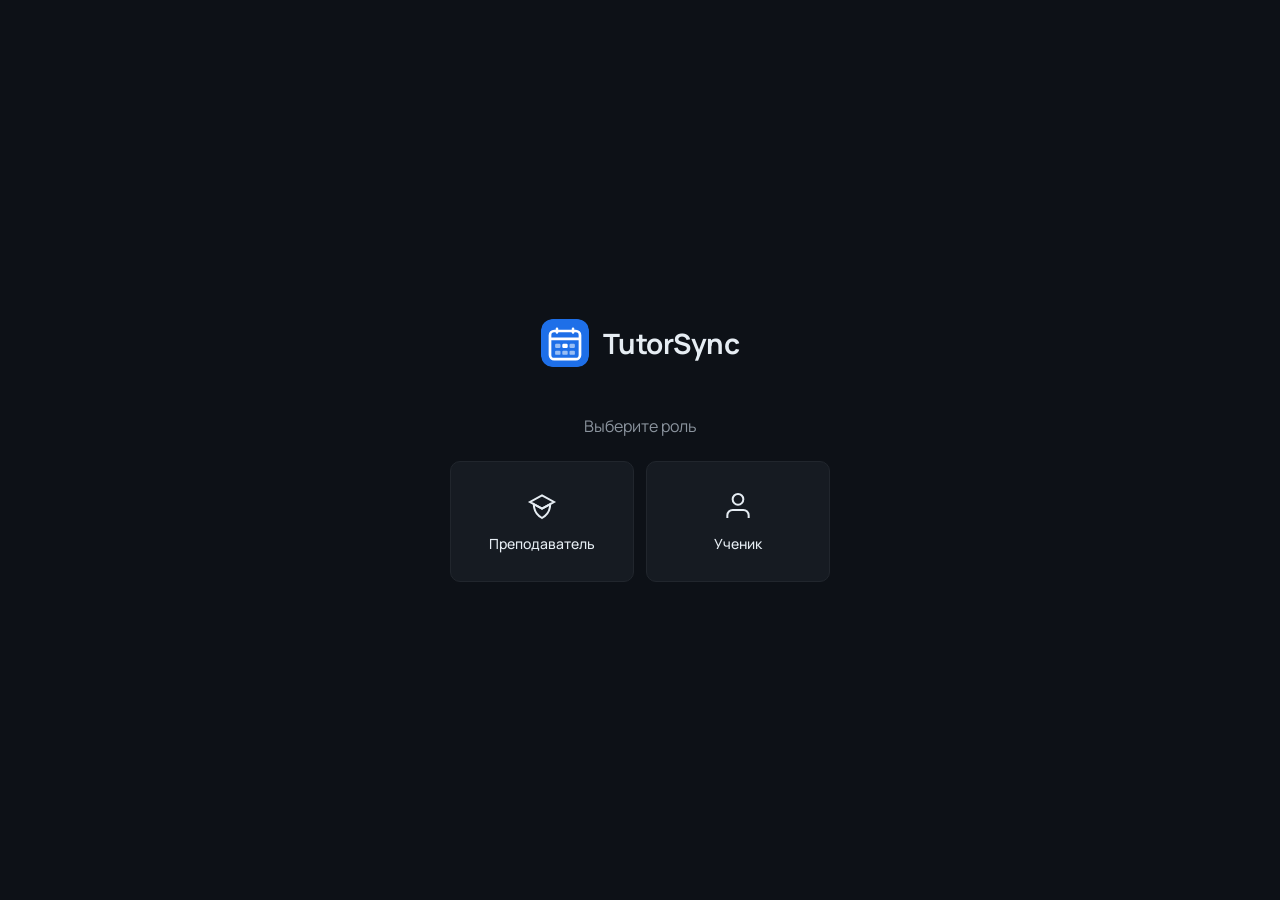
<file: index.html>
<!DOCTYPE html>
<html lang="ru">
<head>
  <meta charset="UTF-8">
  <meta name="viewport" content="width=device-width, initial-scale=1.0, viewport-fit=cover">
  <meta name="description" content="TutorSync — расписание, ученики, абонементы и платежи репетиторского центра. Всё синхронно, всё вовремя.">
  <title>TutorSync</title>
  <link rel="manifest" href="manifest.json">
  <meta name="theme-color" content="#1e6fe8">
  <meta name="mobile-web-app-capable" content="yes">
  <meta name="apple-mobile-web-app-capable" content="yes">
  <meta name="apple-mobile-web-app-title" content="TutorSync">
  <meta name="apple-mobile-web-app-status-bar-style" content="black-translucent">
  <meta name="format-detection" content="telephone=no">
  <link rel="icon" type="image/svg+xml" href="assets/icon.svg">
  <link rel="icon" type="image/png" sizes="192x192" href="assets/icon-192.png">
  <link rel="icon" type="image/png" sizes="512x512" href="assets/icon-512.png">
  <link rel="apple-touch-icon" href="assets/apple-touch-icon.png">
  <link rel="preconnect" href="https://fonts.googleapis.com">
  <link rel="preconnect" href="https://fonts.gstatic.com" crossorigin>
  <link href="https://fonts.googleapis.com/css2?family=Manrope:wght@400;500;600;700&display=swap" rel="stylesheet">
  <link rel="stylesheet" href="styles.css">
  <script>
    (function() {
      var t = localStorage.getItem('theme') || 'dark';
      document.documentElement.setAttribute('data-theme', t);
    })();
  </script>
</head>
<body>
  <div id="app">
    <div id="screen-loading" class="screen active">
      <div class="loading-container">
        <div class="loading-spinner"></div>
        <div class="loading-text">Подождите…</div>
      </div>
    </div>
    <div id="screen-auth" class="screen">
      <div class="auth-container">
        <div class="auth-logo">
          <img src="assets/icon.svg" width="48" height="48" alt="TutorSync" style="border-radius:12px">
          <h1>TutorSync</h1>
        </div>

        <div id="auth-step-role" class="auth-step active">
          <p class="auth-subtitle">Выберите роль</p>
          <div class="role-cards">
            <button class="role-card" data-role="teacher">
              <svg width="32" height="32" viewBox="0 0 24 24" fill="none" stroke="currentColor" stroke-width="1.5">
                <path d="M12 14l9-5-9-5-9 5 9 5z"/>
                <path d="M12 14l6.16-3.422A12 12 0 0 1 12 21a12 12 0 0 1-6.16-10.422L12 14z"/>
              </svg>
              <span>Преподаватель</span>
            </button>
            <button class="role-card" data-role="student">
              <svg width="32" height="32" viewBox="0 0 24 24" fill="none" stroke="currentColor" stroke-width="1.5">
                <path d="M20 21v-2a4 4 0 0 0-4-4H8a4 4 0 0 0-4 4v2"/>
                <circle cx="12" cy="7" r="4"/>
              </svg>
              <span>Ученик</span>
            </button>
          </div>
        </div>

        <div id="auth-step-login" class="auth-step">
          <button class="auth-back" id="btn-back-to-role">← Назад</button>
          <p class="auth-subtitle">Вход</p>
          <div class="auth-form">
            <input type="tel" id="input-login" placeholder="Телефон" autocomplete="tel">
            <div class="password-field">
              <input type="password" id="input-password" placeholder="Пароль" autocomplete="current-password">
              <button type="button" class="btn-eye" data-target="input-password">
                <svg width="20" height="20" viewBox="0 0 24 24" fill="none" stroke="currentColor" stroke-width="1.5"><path d="M1 12s4-8 11-8 11 8 11 8-4 8-11 8-11-8-11-8z"/><circle cx="12" cy="12" r="3"/></svg>
              </button>
            </div>
            <button class="btn-primary" id="btn-login">Войти</button>
            <button class="btn-link" id="btn-show-register">Нет аккаунта? Зарегистрироваться</button>
          </div>
        </div>

        <div id="auth-step-register" class="auth-step">
          <button class="auth-back" id="btn-back-to-login">← Назад</button>
          <p class="auth-subtitle" id="register-subtitle">Регистрация</p>
          <div class="auth-form">
            <input type="text" id="input-name1" placeholder="" autocomplete="given-name">
            <input type="text" id="input-name2" placeholder="" autocomplete="family-name">
            <input type="tel" id="input-reg-login" placeholder="Телефон" autocomplete="tel">
            <div id="student-reg-fields" class="student-reg-fields" style="display:none">
              <select id="reg-grade">
                <option value="">Класс</option>
                <option value="5">5 класс</option>
                <option value="6">6 класс</option>
                <option value="7">7 класс</option>
                <option value="8">8 класс</option>
                <option value="9">9 класс</option>
                <option value="10">10 класс</option>
                <option value="11">11 класс</option>
              </select>
              <div class="reg-teachers-hint">Выберите преподавателей</div>
              <div id="reg-teachers-list" class="reg-teachers-list">
                <div class="reg-teachers-loading">Загрузка преподавателей…</div>
              </div>
            </div>
            <div class="password-field">
              <input type="password" id="input-reg-password" placeholder="Пароль" autocomplete="new-password">
              <button type="button" class="btn-eye" data-target="input-reg-password">
                <svg width="20" height="20" viewBox="0 0 24 24" fill="none" stroke="currentColor" stroke-width="1.5"><path d="M1 12s4-8 11-8 11 8 11 8-4 8-11 8-11-8-11-8z"/><circle cx="12" cy="12" r="3"/></svg>
              </button>
            </div>
            <button class="btn-primary" id="btn-register">Зарегистрироваться</button>
          </div>
        </div>

        <div id="auth-step-pending" class="auth-step">
          <div class="pending-box">
            <svg width="48" height="48" viewBox="0 0 24 24" fill="none" stroke="var(--accent)" stroke-width="1.5">
              <circle cx="12" cy="12" r="10"/>
              <polyline points="12 6 12 12 16 14"/>
            </svg>
            <p>Заявка отправлена</p>
            <span class="pending-hint">Ожидайте подтверждения от администратора</span>
            <button class="btn-link" id="btn-logout-pending">Выйти</button>
          </div>
        </div>
      </div>
    </div>

    <div id="screen-schedule" class="screen">
      <header class="top-bar">
        <div class="top-bar-left">
          <h2 id="current-week-label"></h2>
          <button class="btn-schedule-type" id="btn-to-recurring" title="Постоянное расписание">
            <svg width="16" height="16" viewBox="0 0 24 24" fill="none" stroke="currentColor" stroke-width="2"><path d="M17 1l4 4-4 4"/><path d="M3 11V9a4 4 0 0 1 4-4h14"/><path d="M7 23l-4-4 4-4"/><path d="M21 13v2a4 4 0 0 1-4 4H3"/></svg>
            <span class="btn-label">Постоянное</span>
          </button>
          <button class="btn-schedule-type btn-online-type" id="btn-to-online" title="Онлайн занятия">
            <svg width="16" height="16" viewBox="0 0 24 24" fill="none" stroke="currentColor" stroke-width="2"><rect x="2" y="3" width="20" height="14" rx="2"/><path d="M8 21h8"/><path d="M12 17v4"/></svg>
            <span class="btn-label">Онлайн</span>
          </button>
        </div>
        <div class="top-bar-right">
          <label class="theme-toggle" title="Сменить тему">
            <input type="checkbox" id="theme-switch">
            <span class="theme-slider"></span>
          </label>
          <button class="btn-icon" id="btn-profile" title="Профиль">
            <svg width="24" height="24" viewBox="0 0 24 24" fill="none" stroke="currentColor" stroke-width="1.5">
              <path d="M20 21v-2a4 4 0 0 0-4-4H8a4 4 0 0 0-4 4v2"/>
              <circle cx="12" cy="7" r="4"/>
            </svg>
            <span class="badge" id="badge-pending" style="display:none"></span>
          </button>
        </div>
      </header>
      <div class="week-tabs" id="week-tabs">
        <button class="week-tab" data-offset="-2" data-short="-2 нед.">2 нед. назад</button>
        <button class="week-tab" data-offset="-1" data-short="Пред.">Предыдущая</button>
        <button class="week-tab active" data-offset="0" data-short="Текущая">Текущая</button>
        <button class="week-tab" data-offset="1" data-short="След.">Следующая</button>
        <button class="week-tab" data-offset="2" data-short="+2 нед.">2 нед. вперёд</button>
      </div>
      <div id="schedule-grid" class="schedule-grid"></div>
    </div>

    <div id="screen-recurring" class="screen">
      <header class="top-bar">
        <div class="top-bar-left">
          <h2>Постоянное расписание</h2>
          <button class="btn-schedule-type" id="btn-to-current" title="Текущее расписание">
            <svg width="16" height="16" viewBox="0 0 24 24" fill="none" stroke="currentColor" stroke-width="2"><rect x="3" y="4" width="18" height="18" rx="2" ry="2"/><line x1="16" y1="2" x2="16" y2="6"/><line x1="8" y1="2" x2="8" y2="6"/><line x1="3" y1="10" x2="21" y2="10"/></svg>
            <span class="btn-label">Текущее</span>
          </button>
          <button class="btn-copy-recurring" id="btn-copy-recurring">
            <svg width="14" height="14" viewBox="0 0 24 24" fill="none" stroke="currentColor" stroke-width="2"><rect x="9" y="9" width="13" height="13" rx="2"/><path d="M5 15H4a2 2 0 0 1-2-2V4a2 2 0 0 1 2-2h9a2 2 0 0 1 2 2v1"/></svg>
            <span class="btn-label">Дублировать</span>
          </button>
          <button class="btn-booking-mode" id="btn-booking-mode" title="Режим бронирования времени">
            <svg width="14" height="14" viewBox="0 0 24 24" fill="none" stroke="currentColor" stroke-width="2" stroke-linecap="round" stroke-linejoin="round"><rect x="3" y="11" width="18" height="11" rx="2" ry="2"/><path d="M7 11V7a5 5 0 0 1 10 0v4"/></svg>
            <span class="btn-label">Бронь</span>
          </button>
          <div class="recurring-warning"><svg width="15" height="15" viewBox="0 0 24 24" fill="none" stroke="currentColor" stroke-width="2.5" stroke-linecap="round" stroke-linejoin="round" style="flex-shrink:0;vertical-align:middle"><circle cx="12" cy="12" r="10"/><line x1="12" y1="8" x2="12" y2="8"/><line x1="12" y1="12" x2="12" y2="16"/></svg> Новые группы не попадут в «Текущую» и «Следующую» неделю — добавьте их вручную</div>
        </div>
        <div class="top-bar-right">
          <label class="theme-toggle" title="Сменить тему">
            <input type="checkbox" id="theme-switch-2" class="theme-switch-sync">
            <span class="theme-slider"></span>
          </label>
          <button class="btn-icon" id="btn-profile-2" title="Профиль">
            <svg width="24" height="24" viewBox="0 0 24 24" fill="none" stroke="currentColor" stroke-width="1.5">
              <path d="M20 21v-2a4 4 0 0 0-4-4H8a4 4 0 0 0-4 4v2"/>
              <circle cx="12" cy="7" r="4"/>
            </svg>
          </button>
        </div>
      </header>
      <div id="recurring-grid" class="schedule-grid"></div>
    </div>

    <div id="screen-online" class="screen">
      <header class="top-bar">
        <div class="top-bar-left">
          <h2>Онлайн</h2>
          <button class="btn-schedule-type" id="btn-online-to-current" title="Текущее расписание">
            <svg width="16" height="16" viewBox="0 0 24 24" fill="none" stroke="currentColor" stroke-width="2"><rect x="3" y="4" width="18" height="18" rx="2"/><path d="M16 2v4"/><path d="M8 2v4"/><path d="M3 10h18"/></svg>
            <span class="btn-label">Текущее</span>
          </button>
          <button class="btn-schedule-type btn-online-add" id="btn-add-online">+ <span class="btn-label">Добавить</span></button>
        </div>
        <div class="top-bar-right">
          <label class="theme-toggle" title="Сменить тему">
            <input type="checkbox" id="theme-switch-online" class="theme-switch-sync">
            <span class="theme-slider"></span>
          </label>
          <button class="btn-icon" id="btn-profile-online" title="Профиль">
            <svg width="24" height="24" viewBox="0 0 24 24" fill="none" stroke="currentColor" stroke-width="1.5">
              <path d="M20 21v-2a4 4 0 0 0-4-4H8a4 4 0 0 0-4 4v2"/>
              <circle cx="12" cy="7" r="4"/>
            </svg>
          </button>
        </div>
      </header>
      <div class="week-tabs" id="online-week-tabs">
        <button class="week-tab" data-offset="-2" data-short="-2 нед.">2 нед. назад</button>
        <button class="week-tab" data-offset="-1" data-short="Пред.">Предыдущая</button>
        <button class="week-tab active" data-offset="0" data-short="Текущая">Текущая</button>
        <button class="week-tab" data-offset="1" data-short="След.">Следующая</button>
        <button class="week-tab" data-offset="2" data-short="+2 нед.">2 нед. вперёд</button>
      </div>
      <div id="online-lessons-list" class="online-lessons-list"></div>
    </div>

    <div id="screen-student" class="screen">
      <header class="top-bar">
        <div class="top-bar-left">
          <h2>Расписание</h2>
          <button class="btn-schedule-type" id="btn-student-history" title="История занятий">
            <svg width="16" height="16" viewBox="0 0 24 24" fill="none" stroke="currentColor" stroke-width="2"><path d="M3 3v18h18"/><path d="M7 14l4-4 4 4 5-5"/></svg>
            История
          </button>
        </div>
        <div class="top-bar-right">
          <label class="theme-toggle" title="Сменить тему">
            <input type="checkbox" id="theme-switch-student" class="theme-switch-sync">
            <span class="theme-slider"></span>
          </label>
          <button class="btn-icon" id="btn-profile-student" title="Выйти">
            <svg width="24" height="24" viewBox="0 0 24 24" fill="none" stroke="currentColor" stroke-width="1.5">
              <path d="M9 21H5a2 2 0 0 1-2-2V5a2 2 0 0 1 2-2h4"/>
              <polyline points="16 17 21 12 16 7"/>
              <line x1="21" y1="12" x2="9" y2="12"/>
            </svg>
          </button>
        </div>
      </header>
      <div class="week-tabs" id="student-week-tabs">
        <button class="week-tab" data-offset="-2" data-short="-2 нед.">2 нед. назад</button>
        <button class="week-tab" data-offset="-1" data-short="Пред.">Предыдущая</button>
        <button class="week-tab active" data-offset="0" data-short="Текущая">Текущая</button>
        <button class="week-tab" data-offset="1" data-short="След.">Следующая</button>
        <button class="week-tab" data-offset="2" data-short="+2 нед.">2 нед. вперёд</button>
      </div>
      <div class="student-summary" id="student-summary"></div>
      <div class="student-lessons-list" id="student-lessons-list"></div>
    </div>

    <div id="screen-student-history" class="screen">
      <header class="top-bar">
        <div class="top-bar-left">
          <h2>История занятий</h2>
          <button class="btn-schedule-type" id="btn-student-back" title="Назад">
            <svg width="16" height="16" viewBox="0 0 24 24" fill="none" stroke="currentColor" stroke-width="2"><path d="M19 12H5"/><path d="M12 19l-7-7 7-7"/></svg>
            Назад
          </button>
        </div>
        <div class="top-bar-right">
          <label class="theme-toggle" title="Сменить тему">
            <input type="checkbox" id="theme-switch-student-history" class="theme-switch-sync">
            <span class="theme-slider"></span>
          </label>
          <button class="btn-icon" id="btn-profile-student-history" title="Выйти">
            <svg width="24" height="24" viewBox="0 0 24 24" fill="none" stroke="currentColor" stroke-width="1.5">
              <path d="M9 21H5a2 2 0 0 1-2-2V5a2 2 0 0 1 2-2h4"/>
              <polyline points="16 17 21 12 16 7"/>
              <line x1="21" y1="12" x2="9" y2="12"/>
            </svg>
          </button>
        </div>
      </header>
      <div class="month-slider">
        <button class="month-nav" id="btn-month-prev">‹</button>
        <span class="month-label" id="month-label">Май 2026</span>
        <button class="month-nav" id="btn-month-next">›</button>
      </div>
      <div class="student-history-table-wrap">
        <table class="student-history-table">
          <thead>
            <tr>
              <th>Дата</th>
              <th>День</th>
              <th>Время</th>
              <th>Длит.</th>
              <th>Предмет</th>
              <th>Преподаватель</th>
              <th>Кабинет</th>
              <th>Статус</th>
              <th>Сумма</th>
              <th>Оплата</th>
            </tr>
          </thead>
          <tbody id="student-history-tbody"></tbody>
        </table>
      </div>
    </div>

    <div id="online-create-overlay" class="modal-overlay">
      <div class="modal modal-sm">
        <div class="modal-header">
          <h3 id="online-modal-title">Добавить онлайн-занятие</h3>
          <button class="btn-modal-close" id="btn-close-online-modal">×</button>
        </div>
        <div class="modal-body">
          <div class="form-group">
            <label>День недели</label>
            <select id="online-day">
              <option value="0">Понедельник</option>
              <option value="1">Вторник</option>
              <option value="2">Среда</option>
              <option value="3">Четверг</option>
              <option value="4">Пятница</option>
              <option value="5">Суббота</option>
              <option value="6">Воскресенье</option>
            </select>
          </div>
          <div class="form-row">
            <div class="form-group">
              <label>Начало</label>
              <input type="time" id="online-start" value="14:00">
            </div>
            <div class="form-group">
              <label>Конец</label>
              <input type="time" id="online-end" value="16:00">
            </div>
          </div>
          <div class="form-group">
            <label>Ученик</label>
            <div id="online-student-list" class="lesson-students-list" style="max-height:200px;overflow-y:auto"></div>
          </div>
        </div>
        <div class="modal-footer">
          <div class="modal-footer-right">
            <button class="btn-secondary" id="btn-cancel-online">Закрыть</button>
            <button class="btn-primary" id="btn-save-online">Сохранить</button>
          </div>
        </div>
      </div>
    </div>

    <div id="pricing-overlay" class="modal-overlay">
      <div class="modal modal-md">
        <div class="modal-header">
          <h3 id="pricing-modal-title">Добавить тариф</h3>
          <button class="btn-modal-close" id="btn-close-pricing">×</button>
        </div>
        <div class="modal-body">
          <div class="form-group">
            <label>Длительность (мин)</label>
            <input type="number" id="pricing-duration" min="30" step="30" placeholder="90">
          </div>
          <div class="form-group">
            <label>Тип занятия</label>
            <select id="pricing-is-individual">
              <option value="false">Групповое</option>
              <option value="true">Индивидуальное</option>
              <option value="online">Онлайн</option>
            </select>
          </div>
          <div class="form-group">
            <label>Тип цены</label>
            <select id="pricing-price-type">
              <option value="new">Новая</option>
              <option value="old">Старая</option>
            </select>
          </div>
          <div class="form-group">
            <label>Формат</label>
            <select id="pricing-format">
              <option value="single">Разовое занятие</option>
              <option value="sub4">Абонемент на 4 занятия</option>
              <option value="sub8">Абонемент на 8 занятий</option>
            </select>
          </div>
          <div class="form-group">
            <label><span id="pricing-student-price-label">Цена занятия</span></label>
            <input type="number" id="pricing-student-price" placeholder="1500" min="0">
          </div>
          <div class="form-group">
            <label>Комиссия центра</label>
            <input type="number" id="pricing-commission" placeholder="500" min="0">
          </div>
          <div class="form-group">
            <label>Прибыль преподавателя</label>
            <input type="number" id="pricing-teacher-profit" placeholder="1000" min="0" disabled>
          </div>
        </div>
        <div class="modal-footer">
          <button class="btn-danger" id="btn-delete-pricing" style="display:none">Удалить</button>
          <div class="modal-footer-right">
            <button class="btn-secondary" id="btn-cancel-pricing">Отмена</button>
            <button class="btn-primary" id="btn-save-pricing">Сохранить</button>
          </div>
        </div>
      </div>
    </div>

    <div id="copy-overlay" class="modal-overlay">
      <div class="modal modal-sm">
        <div class="modal-header">
          <h3>Дублировать расписание</h3>
          <button class="btn-modal-close" id="btn-close-copy">×</button>
        </div>
        <div class="modal-body">
          <p style="font-size:13px;color:var(--text-secondary);margin-bottom:8px;">Шаблон будет дублирован на «Следующую» и «2 нед. вперёд»</p>
          <div id="copy-teacher-list" class="copy-teacher-list"></div>
        </div>
      </div>
    </div>

    <div id="screen-profile" class="screen">
      <header class="top-bar">
        <div class="top-bar-left">
          <button class="auth-back" id="btn-back-to-schedule">← Расписание</button>
        </div>
        <div class="top-bar-center">
          <h2>Личный кабинет</h2>
        </div>
        <div class="top-bar-right">
          <button class="btn-icon btn-logout-icon" id="btn-logout" title="Выйти">
            <svg width="24" height="24" viewBox="0 0 24 24" fill="none" stroke="currentColor" stroke-width="1.5">
              <path d="M9 21H5a2 2 0 0 1-2-2V5a2 2 0 0 1 2-2h4"/>
              <polyline points="16 17 21 12 16 7"/>
              <line x1="21" y1="12" x2="9" y2="12"/>
            </svg>
          </button>
        </div>
      </header>

      <div class="profile-content">
        <div class="profile-info">
          <div class="profile-avatar" id="profile-avatar"></div>
          <div class="profile-details">
            <h3 id="profile-name"></h3>
            <span class="profile-role" id="profile-role"></span>
          </div>
          <div class="profile-telegram" id="profile-telegram-wrap" style="display:none">
            <label>Telegram:</label>
            <input type="text" id="profile-telegram-input" placeholder="username (без @)">
            <button class="btn-sm btn-primary" id="btn-save-telegram">Сохранить</button>
          </div>
        </div>

        <div class="profile-tabs" id="profile-tabs" style="display:none">
          <button class="profile-tab active" data-tab="tab-students">Ученики</button>
          <button class="profile-tab" data-tab="tab-payroll">Статистика</button>
          <button class="profile-tab" data-tab="tab-admin">Админ-панель<span class="badge badge-tab" id="badge-pending-tab" style="display:none"></span></button>
        </div>

        <div id="tab-students" class="profile-tab-content active">
          <div class="students-section">
            <div class="students-header">
              <h3>База учеников</h3>
              <div class="students-controls">
                <div class="search-field">
                  <svg width="16" height="16" viewBox="0 0 24 24" fill="none" stroke="currentColor" stroke-width="2"><circle cx="11" cy="11" r="8"/><line x1="21" y1="21" x2="16.65" y2="16.65"/></svg>
                  <input type="text" id="student-search" placeholder="Поиск по имени или фамилии">
                </div>
                <button class="btn-primary btn-add-student" id="btn-add-student">+ Добавить</button>
              </div>
              <div class="students-filters">
                <select id="filter-subject" class="filter-select">
                  <option value="">Все предметы</option>
                </select>
                <select id="filter-grade" class="filter-select">
                  <option value="">Все классы</option>
                  <option value="5">5 класс</option>
                  <option value="6">6 класс</option>
                  <option value="7">7 класс</option>
                  <option value="8">8 класс</option>
                  <option value="9">9 класс</option>
                  <option value="10">10 класс</option>
                  <option value="11">11 класс</option>
                </select>
              </div>
            </div>
            <div id="students-list" class="students-list"></div>
          </div>
          <div class="truants-section">
            <h3>Отмены и прогульщики</h3>
            <div class="truants-stats" id="truants-stats"></div>
            <div id="truants-list" class="truants-list"></div>
          </div>
        </div>

        <div id="tab-payroll" class="profile-tab-content">
          <div class="payroll-section">
            <div class="payroll-header">
              <h3>Статистика</h3>
              <div class="payroll-week-slider">
                <button class="payroll-week-btn" data-offset="-2">2 нед. назад</button>
                <button class="payroll-week-btn" data-offset="-1">Прошлая</button>
                <button class="payroll-week-btn active" data-offset="0">Текущая</button>
              </div>
            </div>
            <div id="payroll-content"></div>
          </div>
        </div>

        <div id="tab-admin" class="profile-tab-content">
          <div class="admin-section">
            <h3>Заявки на регистрацию</h3>
            <div id="pending-list" class="pending-list"></div>
          </div>
          <div class="admin-section">
            <h3>Преподаватели</h3>
            <div id="teachers-list" class="teachers-list"></div>
          </div>
          <div class="admin-section">
            <h3>Предметы</h3>
            <div class="subjects-controls">
              <input type="text" id="new-subject-name" placeholder="Название предмета">
              <button class="btn-primary btn-add-subject" id="btn-add-subject">+ Добавить</button>
            </div>
            <div id="subjects-list" class="subjects-list"></div>
          </div>
          <div class="admin-section">
            <h3>Тарифы</h3>
            <button class="btn-primary btn-add-subject" id="btn-add-pricing">+ Добавить тариф</button>
            <div id="pricing-list" class="pricing-list"></div>
          </div>
        </div>
      </div>
    </div>

    <div id="modal-overlay" class="modal-overlay">
      <div class="modal" id="modal-student">
        <div class="modal-header">
          <h3 id="modal-student-title">Добавить ученика</h3>
          <button class="btn-modal-close" id="btn-modal-close">×</button>
        </div>
        <div class="modal-body">
          <div class="form-row">
            <div class="form-group"><label>Имя</label><input type="text" id="student-first-name" placeholder="Имя" maxlength="30"></div>
            <div class="form-group"><label>Фамилия</label><input type="text" id="student-last-name" placeholder="Фамилия" maxlength="30"></div>
          </div>
          <div class="form-row">
            <div class="form-group">
              <label>Предметы</label>
              <div id="student-subjects-editor" class="sd-subjects-editor"></div>
              <input type="hidden" id="student-subjects-hidden" data-guard-key="student-subjects">
            </div>
            <div class="form-group">
              <label>Класс</label>
              <select id="student-grade">
                <option value="5">5</option>
                <option value="6">6</option>
                <option value="7">7</option>
                <option value="8">8</option>
                <option value="9">9</option>
                <option value="10">10</option>
                <option value="11" selected>11</option>
              </select>
            </div>
          </div>
          <div class="form-row">
            <div class="form-group">
              <label>Тип занятия</label>
              <select id="student-is-individual">
                <option value="false">Групповое</option>
                <option value="true">Индивидуальное</option>
                <option value="online">Онлайн</option>
              </select>
            </div>
            <div class="form-group">
              <label>Тип цены</label>
              <select id="student-price-type">
                <option value="new">Новая</option>
                <option value="old">Старая</option>
              </select>
            </div>
          </div>
          <div class="form-row">
            <div class="form-group"><label>Источник</label><input type="text" id="student-source" placeholder="откуда пришёл (Avito, ВК, …)" maxlength="60"></div>
          </div>
          <div class="form-row">
            <div class="form-group"><label>ФИО родителя</label><input type="text" id="student-parent-name" placeholder="Иванова Мария Сергеевна" maxlength="60"></div>
            <div class="form-group"><label>Телефон родителя</label><input type="text" id="student-parent-phone" placeholder="+7 (999) 000-00-00"></div>
          </div>
          <div class="form-group"><label>Примечание</label><textarea id="student-notes" rows="2" placeholder="Опционально"></textarea></div>

          <!-- Subscription activation section. Toggled by the "+ Абонемент"
               button below: click it and a new activation card appears in
               the list. Each card is a (subject × tariff × start_date) combo,
               and any number of them can be queued up before hitting Save.
               All get persisted on save; can be removed one by one via ✕. -->
          <div class="create-sub-section">
            <div id="student-activations-list" class="student-activations-list"></div>
            <button type="button" id="btn-add-activation" class="btn-add-activation" style="display:none">
              + Активировать абонемент
            </button>
            <div id="student-activations-hint" class="create-sub-empty" style="display:none">
              Добавьте предметы выше — потом можно будет активировать абонемент.
            </div>
          </div>
        </div>
        <div class="modal-footer">
          <button class="btn-danger" id="btn-delete-student" style="display:none">Удалить</button>
          <div class="modal-footer-right">
            <button class="btn-secondary" id="btn-cancel-student">Отмена</button>
            <button class="btn-primary" id="btn-save-student">Сохранить</button>
          </div>
        </div>
      </div>
    </div>

    <div id="confirm-overlay" class="modal-overlay">
      <div class="modal modal-sm">
        <div class="modal-body" style="text-align:center;padding:24px">
          <p id="confirm-text">Удалить ученика?</p>
        </div>
        <div class="modal-footer" style="justify-content:center">
          <button class="btn-secondary" id="btn-confirm-cancel">Отмена</button>
          <button class="btn-danger" id="btn-confirm-ok">Удалить</button>
        </div>
      </div>
    </div>

    <div id="payment-overlay" class="modal-overlay">
      <div class="modal modal-sm">
        <div class="modal-header">
          <h3>Оплата занятия</h3>
          <button class="btn-modal-close" id="btn-close-payment">×</button>
        </div>
        <div class="modal-body">
          <div class="payment-amount-display">
            <span class="payment-label">Сумма к оплате</span>
            <span class="payment-amount" id="payment-amount">0 ₽</span>
          </div>
          <label class="payment-method-label">Способ оплаты</label>
          <label class="lesson-student-row payment-method-row">
            <span class="lesson-student-name">Наличными</span>
            <input type="radio" name="payment-method" value="cash" class="lesson-checkbox">
          </label>
          <label class="lesson-student-row payment-method-row">
            <span class="lesson-student-name">Переводом</span>
            <input type="radio" name="payment-method" value="transfer" class="lesson-checkbox">
          </label>
        </div>
        <div class="modal-footer">
          <div class="modal-footer-right">
            <button class="btn-secondary" id="btn-payment-cancel">Закрыть</button>
            <button class="btn-primary" id="btn-payment-submit">Отправить</button>
          </div>
        </div>
      </div>
    </div>

    <div id="student-detail-overlay" class="modal-overlay">
      <div class="modal modal-wide">
        <div class="modal-header">
          <h3 id="student-detail-title">Карточка ученика</h3>
          <button class="btn-modal-close" id="btn-close-student-detail">×</button>
        </div>
        <div class="modal-body" id="student-detail-body">
        </div>
        <div class="modal-footer">
          <button class="btn-danger" id="btn-delete-student-detail">Удалить</button>
          <div class="modal-footer-right">
            <button class="btn-secondary" id="btn-cancel-student-detail">Закрыть</button>
            <button class="btn-primary" id="btn-save-student-detail">Сохранить</button>
          </div>
        </div>
      </div>
    </div>

    <div id="link-student-overlay" class="modal-overlay">
      <div class="modal modal-sm">
        <div class="modal-header">
          <h3>Привязать к аккаунту</h3>
          <button class="btn-modal-close" id="btn-close-link-student">×</button>
        </div>
        <div class="modal-body">
          <div class="link-student-hint">
            Выберите зарегистрированного ученика — все занятия, отмены и платежи тестовой карточки перейдут к нему. Тестовая карточка будет удалена.
          </div>
          <input type="text" id="link-student-search" class="link-student-search" placeholder="Поиск по имени или телефону…">
          <div id="link-student-list" class="link-student-list"></div>
        </div>
        <div class="modal-footer">
          <div class="modal-footer-right">
            <button class="btn-secondary" id="btn-cancel-link-student">Отмена</button>
          </div>
        </div>
      </div>
    </div>

    <div id="subscription-refund-overlay" class="modal-overlay">
      <div class="modal modal-sm" style="max-width:520px">
        <div class="modal-header">
          <h3>Закрыть абонемент с возвратом</h3>
          <button class="btn-modal-close" id="btn-close-sub-refund">×</button>
        </div>
        <div class="modal-body">
          <div id="sub-refund-summary" class="sub-refund-summary"></div>
          <div class="form-group">
            <label>Засчитано пройденных занятий</label>
            <input type="number" id="sub-refund-used" min="0" step="1">
            <div class="form-hint">По умолчанию подставлено количество фактически использованных слотов (проведённые + платные отмены). Можно скорректировать по договорённости с учеником.</div>
          </div>
          <div id="sub-refund-calc" class="sub-refund-calc"></div>
        </div>
        <div class="modal-footer">
          <div class="modal-footer-right">
            <button class="btn-secondary" id="btn-cancel-sub-refund">Отмена</button>
            <button class="btn-primary" id="btn-confirm-sub-refund">Закрыть и оформить возврат</button>
          </div>
        </div>
      </div>
    </div>

    <div id="subscription-activation-overlay" class="modal-overlay">
      <div class="modal modal-sm" style="max-width:480px">
        <div class="modal-header">
          <h3>Активация абонемента</h3>
          <button class="btn-modal-close" id="btn-close-sub-act">×</button>
        </div>
        <div class="modal-body">
          <div class="sub-act-student-row">
            <span class="sub-act-label">Ученик:</span>
            <span id="sub-act-student" class="sub-act-student-name"></span>
          </div>
          <div class="sub-act-info-grid">
            <div><span class="sub-act-label">Предмет:</span> <span id="sub-act-subject" class="sub-act-info-val">—</span></div>
            <div><span class="sub-act-label">Тип занятия:</span> <span id="sub-act-type" class="sub-act-info-val">—</span></div>
          </div>
          <div class="form-group">
            <label>Длительность и тип абонемента</label>
            <div id="sub-act-options" class="sub-act-options"></div>
          </div>
          <div class="form-row">
            <div class="form-group">
              <label>Дата начала</label>
              <input type="date" id="sub-act-start">
            </div>
            <div class="form-group" id="sub-act-duration-block">
              <label>Срок действия</label>
              <div class="sub-act-duration">
                <label><input type="radio" name="sub-act-duration" value="30" checked> 30 дней</label>
                <label><input type="radio" name="sub-act-duration" value="60"> 60 дней</label>
              </div>
            </div>
          </div>
          <div class="sub-act-hint">
            Активируйте только после получения оплаты. Все будущие занятия ученика
            в этот период автоматически списываются с абонемента.
          </div>
        </div>
        <div class="modal-footer">
          <div class="modal-footer-right">
            <button class="btn-secondary" id="btn-cancel-sub-act">Отмена</button>
            <button class="btn-primary" id="btn-sub-act-confirm">Активировать</button>
          </div>
        </div>
      </div>
    </div>

    <!-- Transfer reason picker — asked whenever a lesson (or an individual
         student) is moved to another slot/week. "По инициативе преподавателя"
         does not increment the subscription's transfers_used counter;
         "По вине ученика" does. Same z-index (200) as confirm-overlay so it
         stacks above the schedule grid clicks. -->
    <div id="transfer-reason-overlay" class="modal-overlay">
      <div class="modal modal-sm" style="max-width:360px">
        <div class="modal-header">
          <h3>По чьей инициативе перенос?</h3>
        </div>
        <div class="modal-body" style="padding:16px">
          <div class="transfer-reason-options">
            <button type="button" class="transfer-reason-option" data-by-teacher="true">
              По инициативе преподавателя
              <span class="transfer-reason-hint">Не расходует перенос из абонемента</span>
            </button>
            <button type="button" class="transfer-reason-option" data-by-teacher="false">
              По вине ученика
              <span class="transfer-reason-hint">Расходует перенос из абонемента</span>
            </button>
          </div>
        </div>
        <div class="modal-footer">
          <div class="modal-footer-right">
            <button class="btn-secondary" id="btn-transfer-reason-cancel">Отмена</button>
          </div>
        </div>
      </div>
    </div>

    <!-- "Which subject?" picker — shown on top of the lesson modal when
         adding a student who has more than one subject. z-index 200 (like
         confirm-overlay) so it stacks above lesson-overlay (z-index 100). -->
    <div id="subject-picker-overlay" class="modal-overlay">
      <div class="modal modal-sm" style="max-width:340px">
        <div class="modal-header">
          <h3 id="subject-picker-title">Какой предмет?</h3>
        </div>
        <div class="modal-body" style="padding:16px">
          <div id="subject-picker-options" class="subject-picker-options"></div>
        </div>
        <div class="modal-footer">
          <div class="modal-footer-right">
            <button class="btn-secondary" id="btn-subject-picker-cancel">Отмена</button>
          </div>
        </div>
      </div>
    </div>

    <div id="reason-overlay" class="modal-overlay">
      <div class="modal modal-sm" style="max-width:400px">
        <div class="modal-header">
          <h3 id="reason-modal-title">Причина отмены</h3>
          <button class="btn-modal-close" id="btn-close-reason">×</button>
        </div>
        <div class="modal-body">
          <div class="reason-actions-grid">
            <button type="button" id="btn-toggle-valid" class="reason-action reason-action-valid">
              <span class="reason-action-text">
                <span class="reason-action-title">Уважительная причина</span>
                <span class="reason-action-hint">Делает платную отмену бесплатной, ученик не попадает в прогульщики</span>
              </span>
            </button>
            <button type="button" id="btn-extend-sub" class="reason-action reason-action-extend">
              <span class="reason-action-text">
                <span class="reason-action-title">+7 дней абонемента</span>
                <span class="reason-action-hint">Продлевает активный абонемент ученика на 7 дней</span>
              </span>
            </button>
          </div>
          <div class="form-group">
            <label>Описание</label>
            <textarea id="reason-text" rows="4" placeholder="Что случилось? (необязательно, если есть скриншот)"></textarea>
          </div>
          <div class="form-group">
            <label>Скриншот переписки</label>
            <div id="reason-image-preview" class="reason-image-preview"></div>
            <div id="reason-edit-controls" class="reason-edit-controls">
              <label class="btn-secondary btn-sm reason-upload-label">
                Выбрать файл
                <input type="file" id="reason-image-input" accept="image/*" hidden>
              </label>
              <button type="button" class="btn-secondary btn-sm" id="btn-remove-reason-image">Убрать</button>
            </div>
          </div>
          <div class="reason-hint">Нужно указать текст, прикрепить скриншот, или и то и другое.</div>
        </div>
        <div class="modal-footer">
          <div class="modal-footer-right">
            <button class="btn-secondary" id="btn-cancel-reason">Отмена</button>
            <button class="btn-primary" id="btn-save-reason">Сохранить</button>
          </div>
        </div>
      </div>
    </div>

    <div id="lightbox-overlay" class="lightbox-overlay">
      <button class="lightbox-close" id="lightbox-close" aria-label="Закрыть">×</button>
      <img id="lightbox-img" class="lightbox-img" alt="">
    </div>

    <div id="teacher-subj-overlay" class="modal-overlay">
      <div class="modal modal-sm">
        <div class="modal-header">
          <h3 id="teacher-subj-title">Предметы преподавателя</h3>
          <button class="btn-modal-close" id="btn-close-teacher-subj">×</button>
        </div>
        <div class="modal-body">
          <div id="teacher-subj-modal" data-teacher-id="">
            <div id="teacher-subj-list" class="lesson-students-list" style="max-height:300px;overflow-y:auto"></div>
          </div>
        </div>
        <div class="modal-footer">
          <div class="modal-footer-right">
            <button class="btn-secondary" id="btn-cancel-teacher-subj">Закрыть</button>
          </div>
        </div>
      </div>
    </div>

    <div id="cancel-confirm-overlay" class="modal-overlay">
      <div class="modal modal-sm">
        <div class="modal-body" style="padding:20px 24px">
          <p id="cancel-confirm-text" style="margin-bottom:14px">Отменить ученика?</p>
          <label class="lesson-student-row" style="margin-top:8px;cursor:pointer">
            <span class="lesson-student-name">Платная отмена</span>
            <input type="checkbox" id="cancel-is-paid" class="lesson-checkbox">
          </label>
        </div>
        <div class="modal-footer" style="justify-content:center">
          <button class="btn-secondary" id="btn-cancel-confirm-close">Закрыть</button>
          <button class="btn-cancel-action" id="btn-cancel-confirm-ok">Отменить</button>
        </div>
      </div>
    </div>

    <div id="lesson-overlay" class="modal-overlay">
      <div class="modal" id="modal-lesson">
        <div class="modal-header">
          <h3 id="lesson-modal-title"></h3>
          <button class="btn-modal-close" id="btn-close-lesson">×</button>
        </div>
        <div class="modal-body">
          <div id="lesson-current-students" class="lesson-current-students"></div>
          <label class="lesson-label">Выберите учеников</label>
          <div class="search-field">
            <svg width="16" height="16" viewBox="0 0 24 24" fill="none" stroke="currentColor" stroke-width="2"><circle cx="11" cy="11" r="8"/><line x1="21" y1="21" x2="16.65" y2="16.65"/></svg>
            <input type="text" id="lesson-student-search" placeholder="Поиск учеников">
          </div>
          <div id="lesson-students-list" class="lesson-students-list"></div>
        </div>
        <div class="modal-footer lesson-modal-footer">
          <button class="btn-danger" id="btn-delete-lesson" style="display:none" title="Расформировать (без учёта в оплате)">
            <svg class="btn-icon-mobile" width="16" height="16" viewBox="0 0 24 24" fill="none" stroke="currentColor" stroke-width="2" stroke-linecap="round" stroke-linejoin="round" aria-hidden="true">
              <polyline points="3 6 5 6 21 6"/>
              <path d="M19 6l-2 14a2 2 0 0 1-2 2H9a2 2 0 0 1-2-2L5 6"/>
              <path d="M10 11v6M14 11v6"/>
              <path d="M9 6V4a2 2 0 0 1 2-2h2a2 2 0 0 1 2 2v2"/>
            </svg>
            <span class="btn-label-desktop">Расформировать</span>
          </button>
          <div class="modal-footer-right">
            <button class="btn-secondary" id="btn-close-lesson-modal">Закрыть</button>
            <button class="btn-primary" id="btn-save-lesson">Сохранить</button>
          </div>
        </div>
      </div>
    </div>

    <div id="student-drag-banner" class="student-drag-banner"></div>

    <div id="color-overlay" class="modal-overlay">
      <div class="modal modal-sm">
        <div class="modal-header">
          <h3>Цвет преподавателя</h3>
          <button class="btn-modal-close" id="btn-close-color">×</button>
        </div>
        <div class="modal-body">
          <div id="color-grid" class="color-grid"></div>
        </div>
      </div>
    </div>
  </div>

  <div id="toast" class="toast"></div>

  <!-- Локальная копия supabase-js v2.110.0. Раньше грузилась с cdn.jsdelivr.net,
       но CDN-скрипт нельзя надёжно закэшировать в SW (cross-origin, network-only),
       и при офлайн-старте db не создавался вообще, приложение зависало на splash. -->
  <script src="./assets/vendor/supabase.min.js"></script>
  <script src="modules/config.js"></script>
  <script src="modules/state.js"></script>
  <script src="modules/money.js"></script>
  <script src="modules/cache.js"></script>
  <script src="modules/modal-guard.js"></script>
  <script src="modules/auth.js"></script>
  <script src="modules/toast.js"></script>
  <script src="modules/schedule.js"></script>
  <script src="modules/students.js"></script>
  <script src="modules/recurring.js"></script>
  <script src="modules/cancellations.js"></script>
  <script src="modules/online.js"></script>
  <script src="modules/realtime.js"></script>
  <script src="modules/student.js"></script>
  <script src="modules/pricing.js"></script>
  <script src="modules/subscriptions.js"></script>
  <script src="modules/admin.js"></script>
  <script src="modules/push.js"></script>
  <script src="app.js"></script>
</body>
</html>
</file>
<file: styles.css>
:root {
  --accent: #1e6fe8;
  --accent-hover: #3a82f0;
  --accent-soft: rgba(30, 111, 232, 0.12);
  --danger: #dc3545;
  --danger-soft: rgba(220, 53, 69, 0.12);
  --success: #28a745;
  --success-soft: rgba(40, 167, 69, 0.12);
  --radius: 10px;
  --radius-sm: 6px;
  --font: 'Manrope', system-ui, sans-serif;
}

[data-theme="dark"] {
  --bg: #0d1117;
  --bg-surface: #161b22;
  --bg-elevated: #1c2330;
  --bg-hover: #242d3a;
  --text: #e6edf3;
  --text-secondary: #8b949e;
  --text-muted: #545d68;
  --border: #21262d;
  --border-light: #1a1f26;
  --shadow: 0 4px 24px rgba(0, 0, 0, 0.4);
  --card-bg-alpha: 18;
  --card-border-alpha: 35;
  --card-text-alpha: cc;
  color-scheme: dark;
}

[data-theme="light"] {
  --bg: #f5f7fa;
  --bg-surface: #ffffff;
  --bg-elevated: #f0f2f5;
  --bg-hover: #e8ecf0;
  --text: #1a1a2e;
  --text-secondary: #5a6370;
  --text-muted: #8a929a;
  --border: #d8dee4;
  --border-light: #e8ecf0;
  --shadow: 0 4px 24px rgba(0, 0, 0, 0.08);
  --card-bg-alpha: 15;
  --card-border-alpha: 30;
  --card-text-alpha: '';
  color-scheme: light;
}

* {
  margin: 0;
  padding: 0;
  box-sizing: border-box;
}

html, body {
  /* `100dvh` is the dynamic viewport height — it shrinks when the mobile
     browser's address bar is visible and grows when it auto-hides. Without
     this, `100%` resolves to `100vh` (which always equals the LARGE viewport)
     and content near the bottom of the grid sits BEHIND the address bar,
     making lessons near 18:00 untappable. Falls back to 100% on older browsers
     that don't support dvh (Safari < 15.4, Chrome < 108). */
  height: 100%;
  height: 100dvh;
  font-family: var(--font);
  background: var(--bg);
  color: var(--text);
  -webkit-font-smoothing: antialiased;
  overflow: hidden;
  user-select: none;
  -webkit-user-select: none;
}

/* iPhone safe-area: keep the top bar and side edges out of the notch / rounded
   corners. Scoped to `.is-ios` (set by JS at boot) so Android and other phones
   don't get unnecessary side margins. The viewport meta uses viewport-fit=cover
   so on iOS the page extends to the screen edges and the safe-area paddings
   below carve back the unsafe regions. */
.is-ios .top-bar {
  /* Generous top padding so the title clears the dynamic island / notch on
     every iPhone model. max() uses env() when available (notched: ~44–59px)
     and falls back to 20px on older non-notched iPhones / iPads. */
  padding-top: max(20px, env(safe-area-inset-top));
  padding-left: max(20px, env(safe-area-inset-left));
  padding-right: max(20px, env(safe-area-inset-right));
}
.is-ios .screen {
  /* 4px floor for the rounded-corner clip in portrait (env returns 0 then),
     plus the home-indicator gap at the bottom. */
  padding-left: max(4px, env(safe-area-inset-left));
  padding-right: max(4px, env(safe-area-inset-right));
  padding-bottom: env(safe-area-inset-bottom);
}
/* Time labels need a little extra left-padding so the leading «1» of «10:00»–
   «22:00» never sits flush against the rounded corner */
.is-ios .grid-time {
  padding-left: 4px;
  box-sizing: border-box;
}
/* "Blue plate" under the iPhone status bar — extend a solid accent-coloured
   strip up to the very top of the screen so the system status bar area gets
   tinted (matches the Android theme-color #1e6fe8 behaviour). Uses body::before
   with position:fixed so it isn't clipped by any ancestor's overflow:hidden.
   Only visible on iOS (the .is-ios class is set in app.js based on UA). */
.is-ios body::before {
  content: "";
  position: fixed;
  top: 0;
  left: 0;
  right: 0;
  height: env(safe-area-inset-top);
  background: var(--accent);
  z-index: 9999;
  pointer-events: none;
}

#app {
  height: 100%;
}

input, button {
  font-family: var(--font);
}

input, textarea, select {
  user-select: text;
  -webkit-user-select: text;
}

.screen {
  display: none;
  height: 100%;
  overflow: hidden;
}

.screen.active {
  display: flex;
  flex-direction: column;
}

/* ===== LOADING (initial app boot) ===== */
/* Visible before we know whether the user is authenticated, so the auth form never
   flashes on for already-logged-in users. */
#screen-loading.active {
  align-items: center;
  justify-content: center;
}
.loading-container {
  display: flex;
  flex-direction: column;
  align-items: center;
  gap: 18px;
}
.loading-spinner {
  width: 44px;
  height: 44px;
  border-radius: 50%;
  border: 4px solid var(--border);
  border-top-color: var(--accent);
  animation: spin 0.8s linear infinite;
}
.loading-text {
  font-size: 15px;
  color: var(--text-secondary, var(--text));
  font-weight: 500;
}
@keyframes spin {
  to { transform: rotate(360deg); }
}

/* ===== AUTH ===== */

.auth-container {
  display: flex;
  flex-direction: column;
  align-items: center;
  justify-content: center;
  flex: 1;
  min-height: 0;
  padding: 24px;
  overflow-y: auto;
  scrollbar-width: none;
  -ms-overflow-style: none;
}

.auth-container::-webkit-scrollbar {
  display: none;
}

.auth-logo {
  display: flex;
  align-items: center;
  gap: 14px;
  margin-bottom: 48px;
}

.auth-logo h1 {
  font-size: 28px;
  font-weight: 700;
  letter-spacing: -0.5px;
}

.auth-step {
  display: none;
  width: 100%;
  max-width: 380px;
  animation: fadeUp 0.25s ease;
}

.auth-step.active {
  display: block;
}

@keyframes fadeUp {
  from { opacity: 0; transform: translateY(12px); }
  to { opacity: 1; transform: translateY(0); }
}

.auth-subtitle {
  font-size: 16px;
  color: var(--text-secondary);
  margin-bottom: 24px;
  text-align: center;
}

.auth-back {
  background: none;
  border: none;
  color: var(--text-secondary);
  font-size: 14px;
  cursor: pointer;
  padding: 4px 0;
  transition: color 0.15s;
}

.auth-back:hover {
  color: var(--text);
}

.role-cards {
  display: flex;
  gap: 12px;
}

.role-card {
  flex: 1;
  display: flex;
  flex-direction: column;
  align-items: center;
  gap: 12px;
  padding: 28px 16px;
  background: var(--bg-surface);
  border: 1.5px solid var(--border);
  border-radius: var(--radius);
  color: var(--text);
  font-size: 14px;
  font-weight: 500;
  cursor: pointer;
  transition: all 0.2s;
}

.role-card:hover {
  border-color: var(--accent);
  background: var(--accent-soft);
}

.auth-form {
  display: flex;
  flex-direction: column;
  gap: 12px;
}

.auth-form input {
  padding: 14px 16px;
  background: var(--bg-surface);
  border: 1.5px solid var(--border);
  border-radius: var(--radius-sm);
  color: var(--text);
  font-size: 15px;
  outline: none;
  transition: border-color 0.2s;
}

.auth-form input:focus {
  border-color: var(--accent);
}

.auth-form input::placeholder {
  color: var(--text-muted);
}

.auth-form select {
  padding: 14px 16px;
  background: var(--bg-surface);
  border: 1.5px solid var(--border);
  border-radius: var(--radius-sm);
  color: var(--text);
  font-size: 15px;
  font-family: var(--font);
  outline: none;
  transition: border-color 0.2s;
  appearance: auto;
  width: 100%;
}

.auth-form select:focus {
  border-color: var(--accent);
}

.student-reg-fields {
  display: flex;
  flex-direction: column;
  gap: 10px;
}

.reg-teachers-hint {
  font-size: 13px;
  color: var(--text-secondary);
  margin-top: 4px;
}

.reg-teachers-list {
  display: flex;
  flex-direction: column;
  gap: 6px;
  max-height: 280px;
  overflow-y: auto;
  border: 1px solid var(--border);
  border-radius: var(--radius-sm);
  padding: 6px;
  background: var(--bg-elevated);
}

.reg-teachers-loading,
.reg-teachers-empty {
  text-align: center;
  padding: 16px;
  color: var(--text-muted);
  font-size: 13px;
}

.reg-teacher-item {
  background: var(--bg-surface);
  border: 1px solid var(--border-light);
  border-radius: var(--radius-sm);
  overflow: hidden;
  transition: border-color 0.15s, background 0.15s;
}

.reg-teacher-item:hover {
  border-color: var(--accent);
}

.reg-teacher-item.selected {
  border-color: var(--accent);
  background: var(--bg-elevated);
}

.reg-teacher-head {
  display: flex;
  align-items: center;
  gap: 10px;
  padding: 10px 12px;
  cursor: pointer;
  user-select: none;
}

/* The checkbox stays in the DOM (the label drives it) but is never drawn — the
   selected state reads from the highlighted card instead, matching the rest of the UI. */
.reg-teacher-head input[type=checkbox] {
  display: none;
}

.reg-teacher-color {
  width: 10px;
  height: 10px;
  border-radius: 50%;
  flex-shrink: 0;
}

.reg-teacher-name {
  flex: 1;
  font-size: 14px;
  color: var(--text);
}

/* Explicit [hidden] rule: the display:flex below would otherwise override the
   browser default and leave the subject list visible before a teacher is picked. */
.reg-subjects-list[hidden] {
  display: none;
}

.reg-subjects-list {
  display: flex;
  flex-direction: column;
  gap: 6px;
  padding: 0 12px 12px 12px;
}

.reg-subjects-label {
  font-size: 12px;
  color: var(--text-secondary);
  text-transform: uppercase;
  letter-spacing: 0.03em;
}

.reg-subject-chips {
  display: flex;
  flex-wrap: wrap;
  gap: 6px;
}

.reg-subject-chip {
  display: inline-flex;
  align-items: center;
  padding: 5px 12px;
  background: var(--bg-surface);
  border: 1px solid var(--border);
  border-radius: 999px;
  font-size: 13px;
  color: var(--text);
  cursor: pointer;
  user-select: none;
  transition: background 0.15s, border-color 0.15s;
}

.reg-subject-chip:hover {
  border-color: var(--accent);
}

.reg-subject-chip:has(input:checked) {
  background: var(--accent-soft);
  border-color: var(--accent);
}

.reg-subject-chip input[type=checkbox] {
  display: none;
}

.btn-primary {
  padding: 14px;
  background: var(--accent);
  border: none;
  border-radius: var(--radius-sm);
  color: white;
  font-size: 15px;
  font-weight: 600;
  cursor: pointer;
  transition: background 0.2s;
}

.btn-primary:hover {
  background: var(--accent-hover);
}

.btn-primary:disabled {
  opacity: 0.5;
  cursor: not-allowed;
}

.btn-link {
  background: none;
  border: none;
  color: var(--text-secondary);
  font-size: 14px;
  cursor: pointer;
  padding: 8px;
  text-align: center;
  transition: color 0.15s;
}

.btn-link:hover {
  color: var(--accent);
}

.password-field {
  position: relative;
}

.password-field input {
  width: 100%;
  padding-right: 48px;
}

.btn-eye {
  position: absolute;
  right: 8px;
  top: 50%;
  transform: translateY(-50%);
  background: none;
  border: none;
  color: var(--text-muted);
  cursor: pointer;
  padding: 6px;
  display: flex;
  align-items: center;
  transition: color 0.15s;
}

.btn-eye:hover {
  color: var(--text);
}

.btn-eye.active {
  color: var(--accent);
}

.pending-box {
  display: flex;
  flex-direction: column;
  align-items: center;
  gap: 16px;
  text-align: center;
}

.pending-box p {
  font-size: 20px;
  font-weight: 600;
}

.pending-hint {
  color: var(--text-secondary);
  font-size: 14px;
}

/* ===== TOP BAR ===== */

.top-bar {
  display: flex;
  align-items: center;
  justify-content: space-between;
  padding: 12px 20px;
  background: var(--bg-surface);
  border-bottom: 1px solid var(--border);
  flex-shrink: 0;
}

.top-bar-left {
  display: flex;
  align-items: center;
}

.top-bar-right {
  display: flex;
  align-items: center;
  gap: 10px;
}

.top-bar-left h2 {
  font-size: 16px;
  font-weight: 600;
  white-space: nowrap;
}

.top-bar-center {
  display: flex;
  align-items: center;
  gap: 8px;
}

.week-tabs {
  display: flex;
  gap: 4px;
  padding: 8px 12px;
  background: var(--bg-surface);
  border-bottom: 1px solid var(--border);
  flex-shrink: 0;
}

.week-tab {
  flex: 1;
  padding: 8px 4px;
  background: var(--bg-elevated);
  border: 1px solid var(--border);
  border-radius: var(--radius-sm);
  color: var(--text-muted);
  font-family: var(--font);
  font-size: 12px;
  font-weight: 500;
  cursor: pointer;
  transition: all 0.15s;
  text-align: center;
  white-space: nowrap;
}

.week-tab:hover {
  color: var(--text);
  border-color: var(--accent);
}

.week-tab.active {
  background: var(--accent);
  border-color: var(--accent);
  color: white;
  font-weight: 600;
}

.week-tab-drop {
  background: var(--accent) !important;
  color: white !important;
  border-color: var(--accent) !important;
}

.btn-icon {
  position: relative;
  width: 40px;
  height: 40px;
  display: flex;
  align-items: center;
  justify-content: center;
  background: none;
  border: 1px solid var(--border);
  border-radius: var(--radius-sm);
  color: var(--text-secondary);
  cursor: pointer;
  transition: all 0.15s;
}

.btn-icon:hover {
  color: var(--text);
  border-color: var(--accent);
}

/* ===== THEME TOGGLE ===== */

.theme-toggle {
  display: flex;
  align-items: center;
  cursor: pointer;
}

.theme-toggle input {
  display: none;
}

.theme-slider {
  width: 40px;
  height: 22px;
  background: var(--bg-elevated);
  border: 1px solid var(--border);
  border-radius: 11px;
  position: relative;
  transition: all 0.3s ease;
}

.theme-slider::after {
  content: '';
  position: absolute;
  top: 2px;
  left: 2px;
  width: 16px;
  height: 16px;
  background: var(--text);
  border-radius: 50%;
  transition: transform 0.3s ease;
}

.theme-toggle input:checked + .theme-slider::after {
  transform: translateX(18px);
}

/* ===== SCHEDULE GRID ===== */

.grid-header {
  position: sticky;
  top: 0;
  z-index: 10;
  background: var(--bg-surface);
  border-bottom: 1px solid var(--border);
  border-right: 2.5px solid var(--text-muted);
  display: flex;
  flex-direction: column;
  align-items: center;
  justify-content: center;
  font-size: 12px;
  font-weight: 600;
  color: var(--text-secondary);
}

.grid-header-today {
  color: var(--accent);
}

.grid-header .day-name {
  text-transform: uppercase;
  letter-spacing: 0.5px;
  font-size: 11px;
}

.grid-header .day-num {
  font-size: 14px;
  color: var(--text);
  font-weight: 700;
}

.grid-header-today .day-num {
  color: var(--accent);
}

.grid-room-label {
  position: sticky;
  top: 40px;
  z-index: 10;
  background: var(--bg-elevated);
  border-bottom: 1px solid var(--border);
  border-right: 1px solid var(--border);
  display: flex;
  align-items: center;
  justify-content: center;
  font-size: 10px;
  font-weight: 600;
  color: var(--text-muted);
  text-transform: uppercase;
  letter-spacing: 1px;
}

.grid-room-label-today {
  color: white;
  background: var(--accent);
}

.grid-room-label-day-end {
  border-right: 2.5px solid var(--text-muted);
}

.grid-corner {
  position: sticky;
  top: 0;
  left: 0;
  z-index: 12;
  background: var(--bg-surface);
  border-bottom: 1px solid var(--border);
  border-right: 1px solid var(--border);
}

.grid-time {
  position: sticky;
  left: 0;
  z-index: 5;
  background: var(--bg);
  border-right: 1px solid var(--border);
  display: flex;
  align-items: center;
  justify-content: center;
  font-size: 10px;
  color: var(--text);
  font-weight: 500;
}

.grid-time-active {
  /* Layered: accent-soft tint over opaque bg so lesson cards underneath don't bleed through */
  background:
    linear-gradient(var(--accent-soft), var(--accent-soft)),
    var(--bg);
  color: var(--accent);
  font-weight: 700;
}

.grid-cell {
  border-right: 1px solid var(--border);
  border-bottom: 1px solid var(--border);
  position: relative;
  cursor: crosshair;
}

.grid-cell-hour {
  border-bottom: 1px solid var(--border);
}

.grid-cell-day-end {
  border-right: 2.5px solid var(--text-muted);
}

.grid-cell-end {
  cursor: default;
  pointer-events: none;
}

.grid-cell-end-row {
  border-right: none;
  border-bottom: none;
}

.grid-cell-selected {
  background: var(--accent-soft);
}

.grid-cell-hover {
  background: var(--accent-soft);
}

.grid-cell-drop-ok {
  background: rgba(40, 167, 69, 0.2);
}

.grid-cell-conflict {
  background: rgba(220, 53, 69, 0.25);
}

.lesson-card-dragging {
  opacity: 0.3;
  pointer-events: none;
}

.lesson-card-drop-target {
  box-shadow: 0 0 0 2px var(--accent), var(--shadow) !important;
  transform: scale(1.05);
  z-index: 10 !important;
}

.grid-dragging .lesson-card {
  pointer-events: none;
}

.lc-drag-handle {
  position: absolute;
  top: 2px;
  right: 2px;
  font-size: 16px;
  line-height: 1;
  cursor: grab;
  opacity: 0;
  padding: 4px;
  color: inherit;
  transition: opacity 0.15s;
  user-select: none;
  z-index: 1;
}

@media (hover: hover) {
  .lesson-card:hover .lc-drag-handle {
    opacity: 0.5;
  }
}

.lc-drag-handle:hover {
  opacity: 1 !important;
}

.selection-duration-label {
  position: absolute;
  z-index: 15;
  transform: translateX(-50%);
  padding: 2px 8px;
  background: var(--accent);
  color: white;
  font-size: 11px;
  font-weight: 600;
  border-radius: 4px;
  pointer-events: none;
  white-space: nowrap;
}

/* Green outline shown while the user is long-press-dragging during a placing flow.
   Behaves as a regular grid item — gridColumn/gridRow expand it across slotLength cells.
   (Earlier `position: absolute` here collapsed the box to a dot.) */
.placing-preview {
  pointer-events: none;
  background: rgba(46, 168, 122, 0.22);
  border: 2px solid var(--success);
  border-radius: var(--radius-sm);
  z-index: 8;
  margin: 1px;
}
.placing-preview-conflict {
  background: rgba(220, 53, 69, 0.22);
  border-color: var(--danger);
}

/* removed week-nav-hover */

/* Current students in edit modal */
.lesson-current-students {
  margin-bottom: 12px;
}

.current-student-row {
  display: flex;
  align-items: center;
  gap: 8px;
  padding: 8px 10px;
  background: var(--bg-elevated);
  border: 1px solid var(--border);
  border-radius: var(--radius-sm);
  margin-top: 6px;
  font-size: 13px;
}

.cs-drag-handle {
  cursor: grab;
  opacity: 0.4;
  font-size: 12px;
  user-select: none;
  transition: opacity 0.15s;
}

.cs-drag-handle:hover {
  opacity: 1;
}

/* Transfer-student button — looks obviously tappable. A click/tap starts the same
   placing flow that truant students use: banner appears, user picks a destination on the
   grid, conflict check on release. */
.cs-transfer-btn {
  display: inline-flex;
  align-items: center;
  justify-content: center;
  width: 30px;
  height: 30px;
  padding: 0;
  border: 1px solid var(--accent);
  border-radius: 8px;
  background: var(--accent-soft);
  color: var(--accent);
  cursor: pointer;
  transition: background 0.15s, transform 0.08s;
  flex-shrink: 0;
}
.cs-transfer-btn:hover {
  background: var(--accent);
  color: #fff;
}
.cs-transfer-btn:active {
  transform: scale(0.94);
}

.cs-name {
  flex: 1;
  font-weight: 500;
  display: flex;
  align-items: center;
  gap: 5px;
}

.cs-remove {
  background: none;
  border: 1px solid #5c6066;
  color: var(--text-muted);
  cursor: pointer;
  width: 24px;
  height: 24px;
  border-radius: 4px;
  display: flex;
  align-items: center;
  justify-content: center;
  transition: all 0.15s;
  flex-shrink: 0;
  padding: 0;
}

.cs-remove:hover {
  color: var(--text);
  border-color: var(--text-muted);
  background: var(--bg-elevated);
}

.student-drag-banner {
  display: none;
  position: fixed;
  z-index: 200;
  padding: 6px 14px;
  background: var(--accent);
  color: white;
  font-family: var(--font);
  font-size: 13px;
  font-weight: 600;
  border-radius: 8px;
  pointer-events: none;
  box-shadow: 0 4px 16px rgba(0,0,0,0.4);
  white-space: nowrap;
}

#placing-banner {
  display: flex;
  align-items: center;
  justify-content: center;
  gap: 16px;
  padding: 10px 20px;
  background: var(--accent-soft);
  border-bottom: 1px solid var(--accent);
  color: var(--accent);
  font-size: 14px;
  font-weight: 600;
  flex-shrink: 0;
}

#placing-banner button {
  padding: 5px 14px;
  background: var(--bg-elevated);
  border: 1px solid var(--border);
  border-radius: var(--radius-sm);
  color: var(--text);
  font-size: 12px;
  font-weight: 500;
  cursor: pointer;
  transition: all 0.15s;
}

#placing-banner button:hover {
  border-color: var(--danger);
  color: var(--danger);
}

.cell-tooltip {
  position: fixed;
  z-index: 50;
  padding: 5px 10px;
  background: var(--bg-elevated);
  color: var(--text);
  border: 1px solid var(--border);
  font-family: var(--font);
  font-size: 12px;
  font-weight: 500;
  border-radius: 6px;
  white-space: nowrap;
  pointer-events: none;
  transform: translateY(-50%);
  box-shadow: 0 2px 12px rgba(0,0,0,0.4);
}

.cell-tooltip::before {
  content: none;
}

.lesson-tooltip {
  position: fixed;
  z-index: 50;
  background: var(--bg-elevated);
  border: 1px solid var(--border);
  border-radius: 6px;
  padding: 8px 12px;
  font-size: 12px;
  font-family: var(--font);
  color: var(--text);
  pointer-events: none;
  white-space: nowrap;
  box-shadow: 0 4px 16px rgba(0,0,0,0.4);
  line-height: 1.7;
  animation: tooltipFade 0.15s ease;
}

@keyframes tooltipFade {
  from { opacity: 0; transform: translateY(4px); }
  to { opacity: 1; transform: translateY(0); }
}

.tooltip-transferred {
  color: #f5c518;
  font-weight: 600;
}

[data-theme="light"] .tooltip-transferred {
  color: #8b5a00;
}

.recurring-warning {
  display: flex;
  align-items: center;
  gap: 6px;
  padding: 6px 12px;
  background: var(--accent);
  color: white;
  font-size: 14px;
  border-radius: var(--radius-sm);
  margin-left: 8px;
  white-space: nowrap;
  overflow: hidden;
  text-overflow: ellipsis;
  flex-shrink: 1;
  min-width: 0;
}

@media (max-width: 900px) {
  .recurring-warning {
    display: none;
  }
}

.schedule-grid {
  flex: 1;
  min-height: 0;
  overflow-x: auto;
  overflow-y: auto;
  display: grid;
  position: relative;
  border-right: 1px solid var(--border);
  padding-bottom: 2px;
  scrollbar-width: none;
  -ms-overflow-style: none;
}

.schedule-grid::-webkit-scrollbar {
  width: 0;
  height: 0;
}

/* ===== LESSON DISPLAY ===== */

.lesson-card {
  position: relative;
  border-radius: var(--radius-sm);
  font-size: 10px;
  font-weight: 600;
  cursor: pointer;
  overflow: hidden;
  z-index: 2;
  border: 1.5px solid;
  margin: 1px;
  display: flex;
  flex-direction: column;
  transition: border-color 0.15s;
}

/* Realtime edit-lock: someone else is currently editing this lesson */
.lesson-card.lesson-locked {
  outline: 2px solid var(--lock-color, #1e6fe8);
  outline-offset: -2px;
  animation: lockPulse 1.4s ease-in-out infinite;
}

.lesson-card.lesson-locked::after {
  content: '✎ ' attr(data-locked-by);
  position: absolute;
  bottom: 1px;
  right: 2px;
  font-size: 8px;
  font-weight: 700;
  background: var(--lock-color, #1e6fe8);
  color: white;
  padding: 1px 4px;
  border-radius: 3px;
  z-index: 10;
  max-width: 90%;
  overflow: hidden;
  text-overflow: ellipsis;
  white-space: nowrap;
  pointer-events: none;
}

@keyframes lockPulse {
  0%, 100% { outline-color: var(--lock-color, #1e6fe8); }
  50%      { outline-color: transparent; }
}

@media (hover: hover) {
  .lesson-card:hover {
    border-width: 2px;
    border-color: #f5c518 !important;
    margin: 0.5px;
    z-index: 3;
  }
}

.lesson-card.lesson-card-hover {
  border-width: 2px !important;
  border-color: #f5c518 !important;
  margin: 0.5px;
  z-index: 10 !important;
}

.lesson-card-dragging {
  opacity: 0.3;
  pointer-events: none;
}

.lesson-card-drop-target {
  box-shadow: 0 0 0 2px var(--accent), var(--shadow) !important;
  z-index: 10 !important;
}

.grid-dragging .lesson-card {
  pointer-events: none;
}

.lc-header {
  position: absolute;
  top: 1px;
  left: 4px;
  font-weight: 700;
  font-size: 11px;
  line-height: 1.2;
  z-index: 1;
  pointer-events: none;
}

.lc-slots {
  flex: 1;
  display: flex;
  flex-direction: column;
}

.lc-slot {
  flex: 1;
  display: flex;
  align-items: center;
  justify-content: center;
  min-height: 0;
}

.lc-slot-count {
  font-size: 12px;
  font-weight: 700;
}

/* Recurring grid card styles */
.lesson-card .lc-teacher {
  font-weight: 700;
  font-size: 11px;
  line-height: 1.2;
  padding: 2px 4px;
}

.lesson-card .lc-count {
  font-size: 9px;
  opacity: 0.8;
  display: flex;
  align-items: center;
  gap: 2px;
  padding: 0 4px;
}

.lesson-card .lc-count svg {
  opacity: 0.7;
}

/* ===== LESSON MODAL ===== */

.lesson-label {
  font-size: 13px;
  color: var(--text-secondary);
  font-weight: 500;
}

.lesson-students-list {
  max-height: 240px;
  overflow-y: auto;
  border: 1px solid var(--border);
  border-radius: var(--radius-sm);
  margin-top: 8px;
}

.lesson-students-list::-webkit-scrollbar {
  width: 6px;
}

.lesson-students-list::-webkit-scrollbar-track {
  background: var(--bg-elevated);
  border-radius: 3px;
}

.lesson-students-list::-webkit-scrollbar-thumb {
  background: var(--border);
  border-radius: 3px;
}

.lesson-students-list::-webkit-scrollbar-thumb:hover {
  background: var(--text-muted);
}

.lesson-no-students {
  font-size: 13px;
  color: var(--text-muted);
  padding: 16px;
  text-align: center;
}

.lesson-student-row {
  display: flex;
  align-items: center;
  justify-content: space-between;
  padding: 8px 12px;
  font-size: 13px;
  cursor: pointer;
  border-bottom: 1px solid var(--border);
  transition: background 0.1s;
}

.lesson-student-row:last-child {
  border-bottom: none;
}

.lesson-student-row:hover {
  background: var(--accent-soft);
  border-radius: 8px;
}

.lesson-student-row.checked {
  background: var(--accent-soft);
  border-radius: 8px;
}

.lesson-student-name {
  font-weight: 500;
}

.lesson-student-subject {
  color: var(--text-muted);
  font-weight: 400;
}

.lesson-checkbox {
  appearance: none;
  -webkit-appearance: none;
  width: 18px;
  height: 18px;
  border: 2px solid var(--border);
  border-radius: 4px;
  background: var(--bg-elevated);
  cursor: pointer;
  flex-shrink: 0;
  position: relative;
  transition: all 0.15s;
}

.lesson-checkbox:checked {
  background: var(--accent);
  border-color: var(--accent);
}

.lesson-checkbox:checked::after {
  content: '✓';
  position: absolute;
  top: 50%;
  left: 50%;
  transform: translate(-50%, -50%);
  font-size: 12px;
  color: white;
  font-weight: 700;
}

/* Override .form-group input { width: 100% } that would stretch these custom-styled boxes */
.form-group .lesson-checkbox {
  width: 18px;
}

.lesson-check-mark {
  color: var(--accent);
  font-weight: 700;
}

/* ===== TOAST ===== */

.toast {
  position: fixed;
  bottom: 24px;
  left: 50%;
  transform: translateX(-50%) translateY(80px);
  padding: 12px 24px;
  background: var(--bg-elevated);
  border: 1px solid var(--border);
  border-radius: var(--radius);
  font-size: 14px;
  font-weight: 500;
  box-shadow: var(--shadow);
  z-index: 1000;
  opacity: 0;
  transition: all 0.3s ease;
  pointer-events: none;
}

.toast.visible {
  opacity: 1;
  transform: translateX(-50%) translateY(0);
}

.toast.toast-error {
  border-color: var(--danger);
  color: var(--danger);
}

.toast.toast-success {
  border-color: var(--success);
  color: var(--success);
}

/* ===== BADGE ===== */

.badge {
  position: absolute;
  top: -4px;
  right: -4px;
  min-width: 18px;
  height: 18px;
  display: flex;
  align-items: center;
  justify-content: center;
  background: var(--danger);
  color: white;
  font-size: 10px;
  font-weight: 700;
  border-radius: 9px;
  padding: 0 4px;
}

/* ===== PROFILE TABS ===== */

.profile-tabs {
  display: flex;
  gap: 4px;
  margin-bottom: 24px;
  background: var(--bg-elevated);
  border-radius: var(--radius-sm);
  padding: 3px;
}

.profile-tab {
  flex: 1;
  padding: 8px 16px;
  background: none;
  border: 1px solid transparent;
  border-radius: var(--radius-sm);
  color: var(--text-muted);
  font-family: var(--font);
  font-size: 13px;
  font-weight: 600;
  cursor: pointer;
  transition: all 0.15s;
  position: relative;
}

.badge-tab {
  position: relative;
  top: auto;
  right: auto;
  display: inline-flex;
  align-items: center;
  justify-content: center;
  line-height: 1;
  vertical-align: middle;
  margin-left: 6px;
  padding-left: 2px;
}

.profile-tab:hover {
  color: var(--text);
  border-color: var(--accent);
}

.profile-tab.active {
  background: var(--accent);
  color: white;
}

.profile-tab-content {
  display: none;
}

.profile-tab-content.active {
  display: block;
}

/* ===== ADMIN PANEL ===== */

.admin-section {
  margin-bottom: 28px;
}

.admin-section h3 {
  font-size: 16px;
  font-weight: 700;
  margin-bottom: 12px;
}

.admin-empty {
  text-align: center;
  color: var(--text-muted);
  padding: 24px 0;
  font-size: 14px;
}

.pending-card {
  display: flex;
  align-items: center;
  justify-content: space-between;
  padding: 12px 16px;
  background: var(--bg-surface);
  border: 1px solid var(--border);
  border-radius: var(--radius-sm);
  margin-bottom: 6px;
}

.pending-info {
  display: flex;
  flex-direction: column;
  gap: 2px;
}

.pending-name {
  font-size: 14px;
  font-weight: 600;
}

.pending-role {
  font-size: 12px;
  color: var(--text-secondary);
}

.pending-actions {
  display: flex;
  gap: 6px;
}

.btn-approve {
  width: 32px;
  height: 32px;
  display: flex;
  align-items: center;
  justify-content: center;
  background: rgba(40, 167, 69, 0.15);
  border: 1px solid transparent;
  border-radius: var(--radius-sm);
  color: var(--success);
  font-size: 16px;
  font-weight: 700;
  cursor: pointer;
  transition: all 0.15s;
}

.btn-approve:hover {
  background: var(--success);
  color: white;
}

.btn-reject {
  width: 32px;
  height: 32px;
  display: flex;
  align-items: center;
  justify-content: center;
  background: var(--danger-soft);
  border: 1px solid transparent;
  border-radius: var(--radius-sm);
  color: var(--danger);
  font-size: 16px;
  font-weight: 700;
  cursor: pointer;
  transition: all 0.15s;
}

.btn-reject:hover {
  background: var(--danger);
  color: white;
}

.teacher-card {
  display: flex;
  align-items: center;
  gap: 12px;
  padding: 12px 16px;
  background: var(--bg-surface);
  border: 1px solid var(--border);
  border-radius: var(--radius-sm);
  margin-bottom: 6px;
}

.teacher-color {
  width: 36px;
  height: 36px;
  border-radius: 8px;
  cursor: pointer;
  flex-shrink: 0;
  transition: transform 0.15s;
  border: 2px solid rgba(128,128,128,0.2);
  position: relative;
  display: flex;
  align-items: center;
  justify-content: center;
}

.teacher-color:hover {
  transform: scale(1.1);
  border-color: rgba(128,128,128,0.4);
}

.teacher-color-edit {
  opacity: 0;
  color: white;
  font-size: 14px;
  text-shadow: 0 1px 3px rgba(0,0,0,0.5);
  transition: opacity 0.15s;
}

.teacher-color:hover .teacher-color-edit {
  opacity: 1;
}

.teacher-info {
  flex: 1;
  display: flex;
  flex-direction: column;
  gap: 2px;
}

.teacher-name {
  font-size: 14px;
  font-weight: 600;
}

.teacher-role {
  font-size: 12px;
  color: var(--text-secondary);
}

.btn-delete-teacher {
  background: none;
  border: none;
  color: var(--text-muted);
  font-size: 20px;
  cursor: pointer;
  padding: 4px 8px;
  line-height: 1;
  transition: color 0.15s;
}

.btn-delete-teacher:hover {
  color: var(--danger);
}

.btn-role-up, .btn-role-down {
  background: none;
  border: 1px solid var(--border);
  border-radius: var(--radius-sm);
  cursor: pointer;
  padding: 6px;
  line-height: 0;
  transition: all 0.15s;
  display: flex;
  align-items: center;
  justify-content: center;
}

.btn-role-up {
  color: var(--success, #2ea043);
}

.btn-role-up:hover {
  background: rgba(46, 160, 67, 0.12);
  border-color: var(--success, #2ea043);
}

.btn-role-down {
  color: var(--danger);
}

.btn-role-down:hover {
  background: rgba(248, 81, 73, 0.12);
  border-color: var(--danger);
}

.teacher-group-size {
  display: flex;
  align-items: center;
  gap: 4px;
  margin-left: auto;
  flex-shrink: 0;
}

.teacher-group-size label {
  font-size: 11px;
  color: var(--text-muted);
  white-space: nowrap;
}

.input-group-size {
  width: 44px;
  padding: 4px 6px;
  background: var(--bg-elevated);
  border: 1px solid var(--border);
  border-radius: var(--radius-sm);
  color: var(--text);
  font-size: 13px;
  font-family: var(--font);
  text-align: center;
}

.input-group-size:focus {
  border-color: var(--accent);
  outline: none;
}

/* ===== SUBJECTS MANAGEMENT ===== */

.subjects-controls {
  display: flex;
  gap: 8px;
  margin-bottom: 12px;
}

.subjects-controls input {
  flex: 1;
  padding: 8px 12px;
  background: var(--bg-elevated);
  border: 1px solid var(--border);
  border-radius: var(--radius-sm);
  color: var(--text);
  font-family: var(--font);
  font-size: 14px;
  outline: none;
}

.subjects-controls input:focus {
  border-color: var(--accent);
}

.subjects-controls input::placeholder {
  color: var(--text-muted);
}

.btn-add-subject {
  padding: 8px 16px;
  font-size: 13px;
  white-space: nowrap;
}

.subjects-list {
  display: flex;
  flex-direction: column;
  gap: 4px;
}

.subject-card {
  display: flex;
  align-items: center;
  justify-content: space-between;
  padding: 10px 14px;
  background: var(--bg-surface);
  border: 1px solid var(--border);
  border-radius: var(--radius-sm);
}

.subject-name {
  font-size: 14px;
  font-weight: 500;
}

.btn-delete-subject {
  background: none;
  border: none;
  color: var(--text-muted);
  font-size: 18px;
  cursor: pointer;
  padding: 0 4px;
  line-height: 1;
  transition: color 0.15s;
}

.btn-delete-subject:hover {
  color: var(--danger);
}

/* ===== COLOR PICKER ===== */

.color-grid {
  display: grid;
  grid-template-columns: repeat(4, 1fr);
  gap: 8px;
}

.color-swatch {
  width: 100%;
  aspect-ratio: 1;
  border-radius: 8px;
  cursor: pointer;
  border: 3px solid transparent;
  transition: all 0.15s;
}

.color-swatch:hover {
  transform: scale(1.1);
}

.color-swatch.active {
  border-color: white;
  box-shadow: 0 0 0 2px var(--accent);
}

/* ===== SCHEDULE TYPE TOGGLE ===== */

.btn-schedule-type {
  display: flex;
  align-items: center;
  gap: 6px;
  padding: 6px 12px;
  background: var(--bg-elevated);
  border: 1px solid var(--border);
  border-radius: var(--radius-sm);
  color: var(--text-secondary);
  font-family: var(--font);
  font-size: 12px;
  font-weight: 500;
  cursor: pointer;
  transition: all 0.15s;
  margin-left: 12px;
}

.btn-schedule-type:hover {
  color: var(--accent);
  border-color: var(--accent);
}

.btn-copy-recurring {
  display: flex;
  align-items: center;
  gap: 6px;
  padding: 6px 14px;
  background: var(--accent);
  border: none;
  border-radius: var(--radius-sm);
  color: white;
  font-family: var(--font);
  font-size: 12px;
  font-weight: 600;
  cursor: pointer;
  transition: all 0.15s;
  margin-left: 8px;
}

.btn-copy-recurring:hover {
  background: var(--accent-hover);
}

/* ===== BOOKING MODE ===== */
.btn-booking-mode {
  display: flex;
  align-items: center;
  gap: 6px;
  padding: 6px 14px;
  background: var(--bg-elevated);
  border: 1px solid var(--border);
  border-radius: var(--radius-sm);
  color: var(--text);
  font-family: var(--font);
  font-size: 12px;
  font-weight: 600;
  cursor: pointer;
  transition: all 0.15s;
  margin-left: 8px;
}
.btn-booking-mode:hover { background: var(--bg-hover); }
.btn-booking-mode.active {
  background: var(--accent);
  border-color: var(--accent);
  color: #fff;
}

/* Booking block — looks like a lesson card but with dashed border and no count */
.booking-block {
  position: relative;
  border-radius: var(--radius-sm);
  border: 1.5px dashed;
  margin: 1px;
  z-index: 1;
  display: flex;
  align-items: center;
  justify-content: center;
  font-size: 10px;
  font-weight: 600;
  cursor: default;
  pointer-events: auto;
  overflow: hidden;
}
.booking-block .booking-label {
  font-size: 10px;
  font-weight: 700;
  letter-spacing: 0.5px;
  opacity: 0.85;
  text-transform: uppercase;
  padding: 0 4px;
  text-align: center;
}
.booking-mode-on .booking-block { cursor: pointer; }
.booking-mode-on .booking-block:hover {
  filter: brightness(1.15);
}

/* In booking mode, dim normal lesson cards so the user clearly sees they're not interactive */
.booking-mode-on .lesson-card {
  opacity: 0.55;
  pointer-events: none;
}
@media (max-width: 600px) {
  .btn-booking-mode .btn-label { display: none; }
  .btn-booking-mode { padding: 11px 11px; }
}

.copy-teacher-list {
  display: flex;
  flex-direction: column;
  gap: 6px;
}

.copy-teacher-btn {
  display: flex;
  align-items: center;
  gap: 10px;
  width: 100%;
  padding: 10px 14px;
  background: var(--bg-elevated);
  border: 1px solid var(--border);
  border-radius: var(--radius-sm);
  color: var(--text);
  font-family: var(--font);
  font-size: 14px;
  font-weight: 500;
  cursor: pointer;
  transition: all 0.15s;
  text-align: left;
}

.copy-teacher-btn:hover {
  border-color: var(--accent);
  background: var(--accent-soft);
}

.copy-teacher-dot {
  width: 10px;
  height: 10px;
  border-radius: 50%;
  flex-shrink: 0;
}

/* ===== TRUANTS ===== */

.truants-section {
  margin-top: 32px;
  padding-top: 24px;
  border-top: 1px solid var(--border);
}

.truants-section h3 {
  font-size: 16px;
  font-weight: 700;
  margin-bottom: 16px;
}

.truants-stats {
  display: flex;
  gap: 16px;
  margin-bottom: 16px;
}

.truant-stat {
  flex: 1;
  display: flex;
  flex-direction: column;
  align-items: center;
  gap: 4px;
  padding: 16px;
  background: var(--bg-surface);
  border: 1px solid var(--border);
  border-radius: var(--radius-sm);
}

.truant-stat-num {
  font-size: 28px;
  font-weight: 700;
  color: var(--accent);
}

.truant-stat-label {
  font-size: 12px;
  color: var(--text-secondary);
  text-align: center;
}

.truants-list {
  display: flex;
  flex-direction: column;
  gap: 6px;
}

.truant-card {
  display: flex;
  align-items: center;
  justify-content: space-between;
  padding: 10px 14px;
  background: var(--bg-surface);
  border: 1px solid var(--border);
  border-radius: var(--radius-sm);
}

.truant-actions {
  display: flex;
  gap: 6px;
  flex-shrink: 0;
}

.truant-paid-badge {
  display: inline-flex;
  align-items: center;
  justify-content: center;
  width: 18px;
  height: 18px;
  border-radius: 50%;
  background: var(--success, #2ea043);
  color: white;
  font-size: 11px;
  font-weight: 700;
  margin-left: 4px;
  flex-shrink: 0;
}

.btn-remove-truant {
  padding: 6px 10px;
  background: var(--bg-elevated);
  border: 1px solid var(--text-muted);
  border-radius: var(--radius-sm);
  color: var(--text-secondary);
  font-size: 11px;
  font-weight: 500;
  cursor: pointer;
  transition: all 0.15s;
  font-family: var(--font);
}

.btn-remove-truant:hover {
  border-color: var(--danger);
  color: var(--danger);
}

.btn-remove-truant-single {
  padding: 4px 8px;
  background: var(--bg-elevated);
  border: 1px solid var(--text-muted);
  border-radius: var(--radius-sm);
  color: var(--text-secondary);
  font-size: 11px;
  font-weight: 500;
  cursor: pointer;
  transition: all 0.15s;
  font-family: var(--font);
}

.btn-remove-truant-single:hover {
  border-color: var(--danger);
  color: var(--danger);
}

.truant-date-badge {
  padding: 2px 8px;
  background: rgba(220, 53, 69, 0.12);
  color: var(--danger);
  border-radius: 4px;
  font-size: 11px;
  font-weight: 600;
}

.truant-count-badge {
  padding: 2px 8px;
  background: rgba(220, 53, 69, 0.12);
  color: var(--danger);
  border-radius: 4px;
  font-size: 11px;
  font-weight: 600;
}

.truant-card-expandable {
  flex-direction: column;
  padding: 0;
  align-items: stretch;
}

.truant-header {
  display: flex;
  align-items: center;
  justify-content: space-between;
  padding: 10px 14px;
  cursor: pointer;
  gap: 8px;
}

.truant-expand-icon {
  color: var(--text-muted);
  font-size: 14px;
  transition: transform 0.2s;
  flex-shrink: 0;
}

.truant-details {
  max-height: 0;
  overflow: hidden;
  transition: max-height 0.3s ease, padding 0.2s ease;
  padding: 0 14px;
}

.truant-details.open {
  max-height: 600px;
  padding: 6px 14px;
  border-top: 1px solid var(--border);
}

.truant-detail-row {
  display: flex;
  align-items: center;
  justify-content: space-between;
  padding: 8px 0;
  gap: 8px;
  flex-wrap: wrap;
}

.truant-detail-row + .truant-detail-row {
  border-top: 1px solid var(--border);
}

@media (max-width: 520px) {
  .truant-info {
    width: 100%;
  }
  .truant-card {
    flex-wrap: wrap;
  }
}

.truant-group-title {
  font-size: 13px;
  font-weight: 600;
  color: var(--text-secondary);
  padding: 10px 0 4px;
}

.truant-info {
  display: flex;
  align-items: center;
  flex-wrap: wrap;
  gap: 8px;
  flex: 1;
  min-width: 0;
}

.truant-name {
  font-size: 14px;
  font-weight: 600;
}

.truant-count {
  font-size: 12px;
  color: var(--danger);
}

.btn-place-truant {
  padding: 6px 14px;
  background: var(--accent-soft);
  border: 1px solid transparent;
  border-radius: var(--radius-sm);
  color: var(--accent);
  font-family: var(--font);
  font-size: 12px;
  font-weight: 600;
  cursor: pointer;
  transition: all 0.15s;
}

.btn-place-truant:hover {
  background: var(--accent);
  color: white;
}

/* ===== PAYROLL ===== */

.payroll-filter {
  display: flex;
  flex-wrap: wrap;
  gap: 8px;
  padding: 10px 14px;
  background: var(--bg-surface);
  border: 1px solid var(--border);
  border-radius: var(--radius);
  margin-bottom: 8px;
}

.payroll-filter-pill {
  display: inline-flex;
  align-items: center;
  gap: 6px;
  padding: 5px 12px;
  background: transparent;
  border: 1px solid var(--border);
  border-radius: 14px;
  color: var(--text-muted);
  font-size: 13px;
  font-weight: 500;
  font-family: var(--font);
  cursor: pointer;
  transition: all 0.15s;
}

.payroll-filter-pill:hover {
  border-color: var(--text-muted);
}

.payroll-filter-pill.active {
  color: var(--text);
  border-color: var(--accent);
}

.payroll-section {
  display: flex;
  flex-direction: column;
  gap: 16px;
}

.payroll-header {
  display: flex;
  justify-content: space-between;
  align-items: center;
  gap: 16px;
  flex-wrap: wrap;
}

.payroll-header h3 {
  font-size: 16px;
  font-weight: 700;
}

.payroll-week-slider {
  display: flex;
  gap: 4px;
  background: var(--bg-elevated);
  border-radius: var(--radius-sm);
  padding: 3px;
}

.payroll-week-btn {
  padding: 6px 12px;
  background: none;
  border: none;
  border-radius: var(--radius-sm);
  color: var(--text-muted);
  font-family: var(--font);
  font-size: 12px;
  font-weight: 600;
  cursor: pointer;
  transition: all 0.15s;
}

.payroll-week-btn:hover {
  color: var(--text);
}

.payroll-week-btn.active {
  background: var(--accent);
  color: white;
}

.payroll-total {
  display: flex;
  gap: 12px;
  padding: 16px;
  background: var(--accent-soft);
  border: 1px solid var(--accent);
  border-radius: var(--radius);
  margin-bottom: 8px;
}

.payroll-total .payroll-stat {
  flex: 1;
}

.payroll-teacher {
  background: var(--bg-surface);
  border: 1px solid var(--border);
  border-radius: var(--radius);
  padding: 14px;
}

#payroll-content {
  display: flex;
  flex-direction: column;
  gap: 10px;
}

.payroll-teacher-header {
  display: flex;
  align-items: center;
  gap: 8px;
  margin-bottom: 10px;
  padding-bottom: 10px;
  border-bottom: 1px solid var(--border);
}

.teacher-color-dot {
  width: 10px;
  height: 10px;
  border-radius: 50%;
  flex-shrink: 0;
}

.payroll-teacher-name {
  font-size: 14px;
  font-weight: 700;
}

.payroll-summary {
  display: flex;
  gap: 12px;
  margin-bottom: 12px;
}

.payroll-stat {
  flex: 1;
  display: flex;
  flex-direction: column;
  gap: 2px;
  padding: 10px;
  background: var(--bg-elevated);
  border-radius: var(--radius-sm);
}

.payroll-label {
  font-size: 11px;
  color: var(--text-secondary);
  text-transform: uppercase;
  letter-spacing: 0.5px;
}

.payroll-num {
  font-size: 18px;
  font-weight: 700;
  color: var(--text);
}

.payroll-num-profit {
  color: var(--success);
}

.payroll-students {
  display: flex;
  flex-direction: column;
  gap: 4px;
}

.payroll-student {
  display: grid;
  grid-template-columns: 1fr auto auto;
  gap: 12px;
  padding: 8px 12px;
  background: var(--bg-elevated);
  border-radius: var(--radius-sm);
  font-size: 13px;
}

.ps-name {
  font-weight: 500;
}

.ps-count {
  color: var(--text-muted);
  font-size: 12px;
}

.ps-amount {
  font-weight: 700;
  color: var(--accent);
}

.payroll-student-cancelled {
  background: rgba(220, 53, 69, 0.12);
  color: var(--danger);
  display: flex;
  align-items: center;
  gap: 12px;
}

.payroll-student-cancelled .ps-name,
.payroll-student-cancelled .ps-cancel-status,
.payroll-student-cancelled .ps-amount {
  color: var(--danger);
}

.payroll-student-paid {
  background: rgba(245, 197, 24, 0.12);
  display: flex;
  align-items: center;
  gap: 12px;
}

.payroll-student-paid .ps-name,
.payroll-student-paid .ps-cancel-status,
.payroll-student-paid .ps-amount {
  color: #f5c518;
}

[data-theme="light"] .payroll-student-paid .ps-name,
[data-theme="light"] .payroll-student-paid .ps-cancel-status,
[data-theme="light"] .payroll-student-paid .ps-amount {
  color: #8b5a00;
}

.payroll-student-cancelled .ps-reason,
.payroll-student-paid .ps-reason {
  margin-right: auto;
}

.ps-cancel-status {
  font-size: 12px;
  font-weight: 600;
}

.payroll-cancel-count {
  margin-left: auto;
  padding: 2px 8px;
  background: rgba(220, 53, 69, 0.15);
  color: var(--danger);
  border-radius: 10px;
  font-size: 11px;
  font-weight: 600;
}

/* ===== PRICING ADMIN ===== */

.pricing-list {
  display: flex;
  flex-direction: column;
  gap: 4px;
  margin-top: 8px;
}

.pricing-group-header {
  font-size: 16px;
  font-weight: 700;
  color: var(--text);
  margin-top: 18px;
  margin-bottom: 4px;
  padding-bottom: 6px;
  border-bottom: 2px solid var(--accent);
}

.pricing-group-header:first-child {
  margin-top: 0;
}

.pricing-section-title {
  font-size: 12px;
  font-weight: 600;
  color: var(--text-secondary);
  text-transform: uppercase;
  letter-spacing: 0.5px;
  padding: 10px 0 4px;
}

.pricing-card {
  display: grid;
  grid-template-columns: 100px 1fr auto;
  gap: 12px;
  align-items: center;
  padding: 10px 14px;
  background: var(--bg-surface);
  border: 1px solid var(--border);
  border-radius: var(--radius-sm);
}

.pricing-duration {
  font-weight: 600;
  font-size: 14px;
}

.pricing-values {
  display: flex;
  gap: 16px;
  flex-wrap: wrap;
}

.pv-item {
  font-size: 12px;
  color: var(--text-secondary);
}

.pv-item b {
  color: var(--text);
  font-size: 13px;
}

.btn-edit-pricing {
  background: none;
  border: 1px solid var(--border);
  border-radius: var(--radius-sm);
  color: var(--text-muted);
  font-size: 14px;
  cursor: pointer;
  padding: 4px 10px;
  transition: all 0.15s;
}

.btn-edit-pricing:hover {
  color: var(--accent);
  border-color: var(--accent);
}

.lesson-ind-badge {
  display: inline-block;
  margin-left: 6px;
  padding: 1px 6px;
  background: var(--accent-soft);
  color: var(--accent);
  border-radius: 4px;
  font-size: 10px;
  font-weight: 700;
}

.lesson-online-badge {
  display: inline-block;
  margin-left: 4px;
  padding: 1px 6px;
  background: rgba(30, 111, 232, 0.15);
  color: #1e6fe8;
  border-radius: 4px;
  font-size: 10px;
  font-weight: 700;
}

.student-week-badge {
  display: inline-block;
  margin-left: 4px;
  padding: 2px 7px;
  border-radius: 4px;
  font-size: 11px;
  font-weight: 600;
}

.badge-active {
  background: rgba(46, 168, 122, 0.15);
  color: var(--success);
}

.badge-transferred {
  background: rgba(245, 197, 24, 0.15);
  color: #f5c518;
}

.badge-transferred {
  background: rgba(245, 197, 24, 0.15);
  color: #f5c518;
}

.badge-cancelled {
  background: rgba(220, 53, 69, 0.15);
  color: var(--danger);
}

.modal-truant-block {
  border: 1.5px solid var(--danger);
  border-radius: var(--radius-sm);
  margin-bottom: 8px;
}

.lesson-student-row.truant-row {
  border-bottom: 1px solid rgba(220, 53, 69, 0.15);
}

.lesson-student-row.truant-row:last-child {
  border-bottom: none;
}

.modal-truant-date {
  display: inline-block;
  margin-left: 4px;
  padding: 1px 6px;
  background: rgba(220, 53, 69, 0.15);
  color: var(--danger);
  border-radius: 4px;
  font-size: 10px;
  font-weight: 600;
}

/* Cancel individual student */
.cs-cancel {
  background: none;
  border: 1px solid var(--danger);
  color: var(--danger);
  font-size: 11px;
  font-weight: 700;
  width: 22px;
  height: 22px;
  border-radius: 4px;
  cursor: pointer;
  display: flex;
  align-items: center;
  justify-content: center;
  transition: all 0.15s;
  flex-shrink: 0;
  padding: 0;
}

.cs-cancel:hover {
  background: var(--danger);
  color: white;
}

/* Admin cancellation stats */
.cancel-stat-total {
  font-size: 14px;
  padding: 8px 0;
  color: var(--text);
}

.cancel-stat-teacher {
  display: flex;
  align-items: center;
  gap: 8px;
  padding: 8px 0 4px;
  font-weight: 600;
  font-size: 13px;
  border-top: 1px solid var(--border);
}

.cancel-stat-name {
  flex: 1;
}

.cancel-stat-count {
  color: var(--danger);
  font-size: 12px;
}

.cancel-stat-student {
  padding: 3px 0 3px 18px;
  font-size: 12px;
  color: var(--text-secondary);
}

/* ===== RESPONSIVE ===== */

@media (max-width: 768px) {
  .role-cards {
    flex-direction: column;
  }

  .role-card {
    flex-direction: row;
    padding: 18px 20px;
  }

  .top-bar {
    padding: 10px 12px;
  }

  .top-bar-left h2 {
    font-size: 13px;
  }

  .schedule-grid {
    grid-template-columns: 44px repeat(21, minmax(36px, 1fr)) !important;
  }

  /* Make sure the slot count digit doesn't sit right next to the teacher initials */
  .lc-slot-count {
    margin-left: 20px;
  }

  /* "Start" badge — small colored stripe at the top of every lesson card, so the user
     immediately sees where the lesson begins. Doesn't overlap initials or slot count. */
  .lesson-card::before {
    content: '';
    position: absolute;
    top: 0;
    left: 0;
    right: 0;
    height: 3px;
    background: currentColor;
    opacity: 0.85;
    border-top-left-radius: var(--radius-sm);
    border-top-right-radius: var(--radius-sm);
    pointer-events: none;
    z-index: 1;
  }
  .lc-header {
    top: 5px;
  }

  .students-controls {
    flex-direction: column;
    align-items: stretch;
  }

  .profile-content {
    padding: 16px;
  }

  .student-card {
    flex-direction: column;
    align-items: flex-start;
  }
}

@media (max-width: 600px) {
  /* Top-bar: hide text labels on schedule-type buttons, keep icons only */
  .btn-schedule-type .btn-label {
    display: none;
  }
  .btn-schedule-type {
    padding: 11px 11px;
    margin-left: 6px;
    gap: 0;
  }

  /* Online "+ Добавить" button keeps text — needs its own padding/size */
  .btn-online-add {
    padding: 8px 14px;
    font-size: 16px;
  }

  /* Profile: avatar + name/role row, telegram block on its own row below */
  .profile-info {
    flex-wrap: wrap;
  }
  .profile-telegram {
    flex-basis: 100%;
  }

  /* Stack content in these blocks instead of side-by-side */
  .sd-link-banner,
  .sub-panel-empty {
    flex-direction: column;
    align-items: stretch;
  }

  /* Copy-recurring button: hide text label, square icon-only */
  .btn-copy-recurring .btn-label {
    display: none;
  }
  .btn-copy-recurring {
    padding: 11px 11px;
    gap: 0;
    margin-left: 0;
  }
  /* Bring booking button to the same compact size as the rest on mobile */
  .btn-booking-mode {
    padding: 11px 11px;
    margin-left: 0;
  }
  /* Tighten the top-bar to fit 3 icon buttons + theme + avatar on narrow phones */
  #screen-recurring .top-bar-left {
    gap: 6px;
  }
  #screen-recurring .top-bar-left h2 {
    font-size: 15px;
    margin-right: 2px;
    max-width: 90px;
    white-space: pre-wrap;
    line-height: 1.1;
  }
  /* Schedule screen — same truncation as recurring, so the «22 июня — 28 июня» title
     never overruns its row even on narrow iPhones. */
  #screen-schedule .top-bar-left {
    gap: 6px;
  }
  #screen-schedule .top-bar-left h2 {
    font-size: 15px;
    margin-right: 2px;
    max-width: 140px;
    white-space: pre-wrap;
    line-height: 1.1;
  }
  /* Hide the recurring-warning banner inline tip (keep it on the row but smaller) */
  .recurring-warning {
    display: none;
  }

  /* Week tabs: swap full labels for short ones via data-short */
  .week-tabs {
    padding: 6px 8px;
    gap: 3px;
  }
  .week-tab {
    font-size: 0;
    padding: 8px 2px;
    flex: 1;
    min-width: 0;
  }
  .week-tab[data-short]::before {
    content: attr(data-short);
    font-size: 12px;
    font-weight: 500;
  }
  .week-tab.active[data-short]::before {
    font-weight: 600;
  }
}

/* ===== PROFILE SCREEN ===== */

.profile-content {
  flex: 1;
  min-height: 0;
  overflow-y: auto;
  overflow-x: hidden;
  width: 100%;
  padding: 24px max(32px, calc(50% - 400px));
  scrollbar-width: none;
  -ms-overflow-style: none;
}

.profile-content::-webkit-scrollbar {
  display: none;
}

.profile-info {
  display: flex;
  align-items: center;
  gap: 16px;
  margin-bottom: 32px;
  padding-bottom: 24px;
  border-bottom: 1px solid var(--border);
}

.profile-avatar {
  width: 56px;
  height: 56px;
  border-radius: 14px;
  display: flex;
  align-items: center;
  justify-content: center;
  font-size: 18px;
  font-weight: 700;
  color: white;
  flex-shrink: 0;
}

.profile-details h3 {
  font-size: 18px;
  font-weight: 700;
}

.profile-role {
  font-size: 13px;
  color: var(--text-secondary);
}

.btn-logout-icon:hover {
  color: var(--danger);
  border-color: var(--danger);
}

/* ===== STUDENTS ===== */

.students-section h3 {
  font-size: 16px;
  font-weight: 700;
  margin-bottom: 16px;
}

.students-header {
  display: flex;
  flex-direction: column;
  gap: 12px;
  margin-bottom: 16px;
}

.students-controls {
  display: flex;
  gap: 10px;
  align-items: center;
}

.students-filters {
  display: flex;
  gap: 8px;
  margin-top: 8px;
}

.filter-select {
  flex: 1;
  padding: 7px 10px;
  background: var(--bg-elevated);
  border: 1px solid var(--border);
  border-radius: var(--radius-sm);
  color: var(--text);
  font-family: var(--font);
  font-size: 13px;
  outline: none;
  cursor: pointer;
}

.filter-select:focus {
  border-color: var(--accent);
}

.search-field {
  flex: 1;
  position: relative;
}

.search-field svg {
  position: absolute;
  left: 12px;
  top: 50%;
  transform: translateY(-50%);
  color: var(--text-muted);
}

.search-field input {
  width: 100%;
  padding: 10px 12px 10px 36px;
  background: var(--bg-surface);
  border: 1px solid var(--border);
  border-radius: var(--radius-sm);
  color: var(--text);
  font-size: 14px;
  outline: none;
  transition: border-color 0.2s;
}

.search-field input:focus {
  border-color: var(--accent);
}

.search-field input::placeholder {
  color: var(--text-muted);
}

.btn-add-student {
  padding: 10px 18px;
  font-size: 14px;
  white-space: nowrap;
}

.students-list {
  display: flex;
  flex-direction: column;
  gap: 6px;
}

.students-empty {
  text-align: center;
  color: var(--text-muted);
  padding: 48px 0;
  font-size: 14px;
}

.students-group-header {
  display: flex;
  align-items: center;
  gap: 8px;
  padding: 12px 0 8px;
  cursor: pointer;
  transition: color 0.15s;
}

.students-group-header:hover {
  color: var(--accent);
}

.students-group-name {
  font-size: 13px;
  font-weight: 600;
  color: var(--text-secondary);
}

.students-group-count {
  font-size: 11px;
  color: var(--text-muted);
  background: var(--bg-elevated);
  padding: 1px 6px;
  border-radius: 10px;
}

.students-group-arrow {
  margin-left: auto;
  font-size: 16px;
  color: var(--text-muted);
  transition: transform 0.3s ease;
}

.students-group-arrow.open {
  transform: rotate(90deg);
}

.students-group-body {
  overflow: hidden;
  transition: max-height 0.3s ease;
  display: flex;
  flex-direction: column;
  gap: 5px;
}

.students-group-body.collapsed {
  max-height: 0;
}

.student-card {
  display: flex;
  align-items: center;
  justify-content: space-between;
  padding: 12px 16px;
  background: var(--bg-surface);
  border: 1px solid var(--border);
  border-radius: var(--radius-sm);
  cursor: pointer;
  transition: all 0.15s;
}

.student-card:hover {
  border-color: var(--accent);
  background: var(--accent-soft);
}

.student-card-main {
  display: flex;
  flex-direction: column;
  gap: 2px;
}

.student-name {
  font-size: 14px;
  font-weight: 600;
}

.student-subject {
  font-size: 12px;
  color: var(--text-secondary);
}

/* Chips: subjects list on the student card. Wraps to multiple lines when a
   student has many subjects. Compact enough that a card with one subject
   still looks visually equivalent to the pre-multi-subject layout. */
.student-subject-chips {
  display: flex;
  flex-wrap: wrap;
  gap: 4px;
  margin-top: 2px;
}
.student-subject-chip {
  font-size: 11px;
  color: var(--text-secondary);
  background: var(--bg-elevated);
  border: 1px solid var(--border);
  border-radius: 10px;
  padding: 1px 8px;
  line-height: 1.5;
  white-space: nowrap;
}

/* ===== Subject chip editor (student detail modal) ===== */
/* Editable list of subjects a student attends. Chips are removable pills,
   the trailing <select> lets you add another one from the dictionary. */
.sd-subjects-editor {
  display: flex;
  flex-wrap: wrap;
  gap: 6px;
  align-items: center;
  padding: 6px;
  border: 1px solid var(--border);
  border-radius: 6px;
  background: var(--bg-input, var(--bg-elevated));
  min-height: 40px;
}
.sd-subject-chip {
  display: inline-flex;
  align-items: center;
  gap: 4px;
  font-size: 13px;
  background: var(--accent-soft);
  color: var(--text-primary);
  border: 1px solid var(--accent);
  border-radius: 12px;
  padding: 2px 4px 2px 10px;
  line-height: 1.6;
}
.sd-subject-chip-remove {
  background: transparent;
  border: none;
  color: var(--text-secondary);
  font-size: 16px;
  line-height: 1;
  cursor: pointer;
  padding: 0 4px;
  border-radius: 50%;
}
.sd-subject-chip-remove:hover {
  background: var(--bg-surface);
  color: var(--danger);
}
.sd-subjects-add {
  flex: 0 0 auto;
  min-width: 160px;
  font-size: 13px;
  padding: 4px 8px;
  border: 1px dashed var(--border);
  border-radius: 6px;
  background: transparent;
  color: var(--text-secondary);
}
.sd-subjects-add-full {
  font-size: 12px;
  color: var(--text-muted);
  padding: 2px 8px;
}

/* ===== Create-student modal: "activate subscription" section ===== */
/* Optional block that appears at the bottom of the "Add student" form when
   the teacher wants to activate a subscription right at creation. Kept
   visually separated with a top border so it reads as a distinct step. */
.create-sub-section {
  margin-top: 12px;
  padding-top: 12px;
  border-top: 1px dashed var(--border);
}

/* ===== Multiple subscription activations in the "Add student" modal =====
   Each queued activation is a self-contained card with subject, tariff, and
   start date. Cards are stacked vertically with spacing. The "+ Активировать
   абонемент" button below adds a new blank card. */
.student-activations-list {
  display: flex;
  flex-direction: column;
  gap: 10px;
}
.activation-card {
  border: 1px solid var(--border);
  border-radius: 8px;
  background: var(--bg-elevated);
  padding: 10px 12px;
  display: flex;
  flex-direction: column;
  gap: 8px;
}
.activation-card-head {
  display: flex;
  justify-content: space-between;
  align-items: center;
}
.activation-card-title {
  font-size: 12px;
  font-weight: 600;
  color: var(--text-secondary);
  text-transform: uppercase;
  letter-spacing: 0.4px;
}
.activation-card-remove {
  background: transparent;
  border: none;
  color: var(--text-secondary);
  font-size: 18px;
  line-height: 1;
  cursor: pointer;
  padding: 0 4px;
  border-radius: 4px;
}
.activation-card-remove:hover {
  color: var(--danger);
  background: var(--bg-surface);
}
.btn-add-activation {
  margin-top: 10px;
  padding: 8px 12px;
  font-size: 13px;
  background: transparent;
  color: var(--accent);
  border: 1px dashed var(--accent);
  border-radius: 8px;
  cursor: pointer;
  width: 100%;
  transition: background 0.1s;
}
.btn-add-activation:hover {
  background: var(--accent-soft);
}
.create-sub-toggle {
  display: flex;
  align-items: center;
  justify-content: space-between;
  gap: 12px;
  cursor: pointer;
  padding: 10px 12px;
  font-size: 13px;
  color: var(--text-primary);
  border: 1px solid var(--border);
  border-radius: 8px;
  background: var(--bg-elevated);
  transition: background 0.1s, border-color 0.1s;
}
.create-sub-toggle:hover {
  background: var(--accent-soft);
  border-color: var(--accent);
}
.create-sub-toggle.checked {
  background: var(--accent-soft);
  border-color: var(--accent);
}
/* Custom checkbox in the same style as .lesson-checkbox — hide the native
   box and draw our own so the visual is consistent with the rest of the app. */
.create-sub-toggle input[type="checkbox"] {
  appearance: none;
  -webkit-appearance: none;
  width: 18px;
  height: 18px;
  border: 2px solid var(--border);
  border-radius: 4px;
  background: var(--bg-surface);
  cursor: pointer;
  flex-shrink: 0;
  position: relative;
  transition: all 0.15s;
  margin: 0;
}
.create-sub-toggle input[type="checkbox"]:checked {
  background: var(--accent);
  border-color: var(--accent);
}
.create-sub-toggle input[type="checkbox"]:checked::after {
  content: '✓';
  position: absolute;
  top: 50%;
  left: 50%;
  transform: translate(-50%, -50%);
  font-size: 12px;
  color: white;
  font-weight: 700;
}
.create-sub-options {
  display: flex;
  flex-direction: column;
  gap: 6px;
  margin-top: 4px;
}
.create-sub-empty {
  font-size: 12px;
  color: var(--text-muted);
  padding: 8px;
  border: 1px dashed var(--border);
  border-radius: 6px;
  text-align: center;
}

.student-card-meta {
  display: flex;
  gap: 12px;
  font-size: 12px;
  color: var(--text-muted);
}

/* ===== MODAL ===== */

.modal-overlay {
  display: none;
  position: fixed;
  inset: 0;
  background: rgba(0, 0, 0, 0.6);
  z-index: 100;
  align-items: center;
  justify-content: center;
  padding: 16px;
}

#confirm-overlay,
#cancel-confirm-overlay {
  z-index: 200;
}

/* Subject picker sits on top of the lesson modal — same z-index as confirm
   dialogs. Its options are big tap-targets so it works well on mobile. */
#subject-picker-overlay { z-index: 200; }
.subject-picker-options {
  display: flex;
  flex-direction: column;
  gap: 8px;
}
.subject-picker-option {
  padding: 12px 14px;
  border: 1px solid var(--border);
  border-radius: 8px;
  background: var(--bg-elevated);
  color: var(--text-primary);
  font-size: 14px;
  cursor: pointer;
  text-align: left;
  transition: background 0.15s, border-color 0.15s;
}
.subject-picker-option:hover {
  background: var(--accent-soft);
  border-color: var(--accent);
}

/* Transfer reason picker — two big tap-targets stacked vertically. Each
   option has a title and a small hint that explains the consequence of
   the choice (whether the subscription's transfer counter will tick or not). */
#transfer-reason-overlay { z-index: 200; }
.transfer-reason-options {
  display: flex;
  flex-direction: column;
  gap: 8px;
}
.transfer-reason-option {
  display: flex;
  flex-direction: column;
  gap: 4px;
  padding: 12px 14px;
  border: 1px solid var(--border);
  border-radius: 8px;
  background: var(--bg-elevated);
  color: var(--text-primary);
  font-size: 14px;
  font-weight: 500;
  cursor: pointer;
  text-align: left;
  transition: background 0.15s, border-color 0.15s;
}
.transfer-reason-option:hover {
  background: var(--accent-soft);
  border-color: var(--accent);
}
.transfer-reason-hint {
  font-size: 12px;
  font-weight: 400;
  color: var(--text-secondary);
}

.modal-overlay.active {
  display: flex;
}

.modal {
  background: var(--bg-surface);
  border: 1px solid var(--border);
  border-radius: var(--radius);
  width: 100%;
  max-width: 440px;
  max-height: 90vh;
  display: flex;
  flex-direction: column;
  box-shadow: var(--shadow);
  animation: fadeUp 0.2s ease;
}

.modal-sm {
  max-width: 320px;
}

.modal-md {
  max-width: 480px;
}

.modal-header {
  display: flex;
  align-items: center;
  justify-content: space-between;
  padding: 16px 20px;
  border-bottom: 1px solid var(--border);
}

.modal-header h3 {
  font-size: 16px;
  font-weight: 700;
}

.btn-modal-close {
  background: none;
  border: none;
  color: var(--text-muted);
  font-size: 24px;
  cursor: pointer;
  padding: 0 4px;
  line-height: 1;
  transition: color 0.15s;
}

.btn-modal-close:hover {
  color: var(--text);
}

.modal-body {
  padding: 20px;
  display: flex;
  flex-direction: column;
  gap: 12px;
  overflow-y: auto;
  scrollbar-width: none;
  -ms-overflow-style: none;
}

.modal-body::-webkit-scrollbar {
  display: none;
}

.modal-body input,
.modal-body select,
.modal-body textarea {
  padding: 10px 14px;
  background: var(--bg-elevated);
  border: 1px solid var(--border);
  border-radius: var(--radius-sm);
  color: var(--text);
  font-size: 14px;
  font-family: var(--font);
  outline: none;
  transition: border-color 0.2s;
}

.modal-body .search-field input {
  padding: 10px 12px 10px 36px;
  background: var(--bg-elevated);
}

.modal-body input:focus,
.modal-body select:focus,
.modal-body textarea:focus {
  border-color: var(--accent);
}

.modal-body input::placeholder,
.modal-body textarea::placeholder {
  color: var(--text-muted);
}

.modal-body select {
  cursor: pointer;
}

.modal-body textarea {
  resize: vertical;
  min-height: 48px;
  max-height: 200px;  /* Prevent the «Примечание» field from ballooning down the modal */
}

.form-row {
  display: flex;
  gap: 12px;
}

.form-group {
  flex: 1;
  display: flex;
  flex-direction: column;
  gap: 4px;
  min-width: 0;
}

.form-group select,
.form-group input {
  min-width: 0;
  width: 100%;
}

.form-group label {
  font-size: 12px;
  color: var(--text-secondary);
  font-weight: 500;
}

.modal-footer {
  display: flex;
  align-items: center;
  justify-content: space-between;
  padding: 16px 20px;
  border-top: 1px solid var(--border);
  gap: 10px;
}

.modal-footer-right {
  display: flex;
  gap: 8px;
  margin-left: auto;
}

/* Buttons in the confirm dialogs.
   Previous rule set flex:1 on both, which made "Отмена" and long labels like
   "Закрыть без сохранения" equal-width. Roman wants the main action to take
   whatever remaining width there is, and "Отмена" to just fit its own text.
   That way the main action reads as the emphasised choice, not squeezed. */
#confirm-overlay .modal-footer .btn-secondary,
#cancel-confirm-overlay .modal-footer .btn-secondary {
  flex: 0 0 auto;
  white-space: nowrap;
}
#confirm-overlay .modal-footer .btn-danger,
#confirm-overlay .modal-footer .btn-primary,
#cancel-confirm-overlay .modal-footer .btn-danger,
#cancel-confirm-overlay .modal-footer .btn-primary,
#cancel-confirm-overlay .modal-footer .btn-cancel-action {
  flex: 1 1 auto;
  min-width: 0;
  white-space: nowrap;
  /* Shrink the danger label a bit — long copy like "Закрыть без сохранения"
     looks too heavy at the default 14px; 12px fits without truncation and
     stays readable at any zoom level. Short labels ("Удалить") still look
     fine at this size. */
  font-size: 12px;
}

.btn-secondary {
  padding: 10px 18px;
  background: var(--bg-elevated);
  border: 1px solid var(--border);
  border-radius: var(--radius-sm);
  color: var(--text);
  font-size: 14px;
  font-weight: 500;
  cursor: pointer;
  transition: all 0.15s;
}

.btn-secondary:hover {
  border-color: var(--text-muted);
}

.btn-danger {
  padding: 10px 18px;
  background: var(--danger-soft);
  border: 1px solid transparent;
  border-radius: var(--radius-sm);
  color: var(--danger);
  font-size: 14px;
  font-weight: 600;
  cursor: pointer;
  transition: all 0.15s;
}

.btn-danger:hover {
  background: var(--danger);
  color: white;
}

.btn-success {
  padding: 10px 18px;
  background: var(--success-soft);
  border: 1px solid transparent;
  border-radius: var(--radius-sm);
  color: var(--success);
  font-size: 14px;
  font-weight: 600;
  cursor: pointer;
  transition: all 0.15s;
}

.btn-success:hover {
  background: var(--success);
  color: white;
}

.btn-warning {
  padding: 10px 18px;
  background: rgba(245, 197, 24, 0.15);
  border: 1px solid transparent;
  border-radius: var(--radius-sm);
  color: #f5c518;
  font-size: 14px;
  font-weight: 600;
  cursor: pointer;
  transition: all 0.15s;
}

.btn-warning:hover {
  background: #f5c518;
  color: #000;
}

.btn-cancel-action {
  padding: 8px 14px;
  background: var(--bg-elevated);
  border: 1.5px solid var(--danger);
  border-radius: var(--radius-sm);
  color: var(--danger);
  font-size: 13px;
  font-weight: 600;
  cursor: pointer;
  transition: all 0.15s;
}

.btn-cancel-action:hover {
  background: var(--danger);
  color: white;
}

.lesson-modal-footer {
  flex-wrap: wrap;
  gap: 8px;
}

.lesson-modal-footer .btn-danger,
.lesson-modal-footer .btn-cancel-action,
.lesson-modal-footer .btn-secondary,
.lesson-modal-footer .btn-primary {
  padding: 8px 14px;
  font-size: 13px;
}

/* Mobile: keep the modal footer on a single row by collapsing the
   «Расформировать» (delete) button down to a trash-bin icon. The text label
   is hidden, the SVG is shown, padding tightens. Both Close and Save keep
   their text so the action remains explicit on the primary CTA. */
.btn-icon-mobile { display: none; }
@media (max-width: 600px) {
  .btn-icon-mobile {
    display: inline-block;
    vertical-align: middle;
  }
  .btn-label-desktop { display: none; }
  .lesson-modal-footer #btn-delete-lesson {
    padding: 8px 10px;
    display: inline-flex;
    align-items: center;
    justify-content: center;
  }
  /* Don't wrap — let all 3 buttons sit on the same row */
  .lesson-modal-footer {
    flex-wrap: nowrap;
  }
}

/* ===== ONLINE SCREEN ===== */

.btn-online-type {
  background: rgba(30, 111, 232, 0.12);
  border-color: rgba(30, 111, 232, 0.3);
  color: #1e6fe8;
}

.btn-online-type:hover {
  background: rgba(30, 111, 232, 0.2);
}

.btn-online-add {
  background: var(--accent);
  border-color: var(--accent);
  color: white !important;
  margin-left: 8px;
}

.btn-online-add:hover {
  background: #1a5fd0;
  color: white !important;
}

.online-lessons-list {
  flex: 1;
  overflow-y: auto;
  padding: 12px;
  display: flex;
  flex-wrap: wrap;
  gap: 12px;
  align-content: flex-start;
}

.online-empty {
  text-align: center;
  color: var(--text-muted);
  padding: 40px 16px;
  font-size: 14px;
  width: 100%;
}

.online-card {
  background: var(--bg-surface);
  border: 1px solid var(--border);
  border-radius: var(--radius);
  padding: 14px 16px;
  display: flex;
  flex-direction: column;
  gap: 10px;
  width: 280px;
  flex-shrink: 0;
}

.online-card-header {
  display: flex;
  align-items: center;
  gap: 8px;
  flex-wrap: wrap;
  justify-content: space-between;
}

/* Day-date on the left, time-range on the right of the header. */
.online-card-day {
  font-weight: 600;
  font-size: 14px;
  color: var(--text);
}
.online-card-time {
  font-size: 14px;
  color: var(--accent);
  font-weight: 700;
  letter-spacing: 0.3px;
}

/* Pin button sits on its own row below the day/time header. */
.online-card-pin-row {
  margin-top: 8px;
}

/* Pin button — outlined by default, fills with accent when pinned.
   On desktop it shows icon + label; on mobile the label collapses (see media
   query below) and only the icon remains. */
.online-btn-pin {
  display: inline-flex;
  align-items: center;
  gap: 6px;
  padding: 4px 10px;
  background: transparent;
  color: var(--accent);
  border: 1px solid var(--accent);
  border-radius: 6px;
  font-size: 13px;
  font-weight: 600;
  cursor: pointer;
  transition: background-color 0.15s ease, color 0.15s ease;
  line-height: 1;
}
.online-btn-pin:hover { background: rgba(var(--accent-rgb, 79, 70, 229), 0.08); }
.online-btn-pin:disabled { opacity: 0.5; cursor: default; }

/* Pinned state — filled background, white text/icon so it stands out as the
   "active" state on the card. */
.online-btn-pin.is-pinned {
  background: var(--accent);
  color: #fff;
  border-color: var(--accent);
}
.online-btn-pin.is-pinned:hover { filter: brightness(0.95); }

/* The icon inside the button sizes itself; this just makes sure it's
   vertically centered relative to the label. */
.online-btn-pin svg { display: block; flex-shrink: 0; }

/* Mobile: hide the text label, show icon only. Reduces button to a compact
   square so it doesn't crowd a small card. */
@media (max-width: 600px) {
  .online-pin-label { display: none; }
  .online-btn-pin { padding: 6px 8px; }
}

.online-card-dur {
  font-size: 14px;
  color: var(--text-muted);
  padding: 2px 8px;
  background: var(--bg-elevated);
  border-radius: 10px;
  margin-left: auto;
}

.online-card-students {
  display: flex;
  flex-direction: column;
  gap: 4px;
}

.online-card-student {
  display: flex;
  align-items: center;
  gap: 8px;
  padding: 8px 10px;
  background: var(--bg-elevated);
  border-radius: var(--radius-sm);
}

.online-student-info {
  flex: 1;
  min-width: 0;
  display: flex;
  flex-direction: column;
  gap: 2px;
}

.online-student-name {
  font-weight: 500;
  font-size: 14px;
  overflow: hidden;
  text-overflow: ellipsis;
  white-space: nowrap;
}

.online-student-subject {
  font-size: 14px;
  color: var(--text-muted);
  overflow: hidden;
  text-overflow: ellipsis;
  white-space: nowrap;
}

.online-card-actions {
  display: flex;
  justify-content: flex-end;
  gap: 8px;
  margin-top: 2px;
}

.online-btn-cancel {
  padding: 5px 12px;
  background: transparent;
  border: 1px solid var(--text-muted);
  border-radius: var(--radius-sm);
  color: var(--text-secondary);
  font-family: var(--font);
  font-size: 14px;
  font-weight: 500;
  cursor: pointer;
  transition: all 0.15s;
}

.online-btn-cancel:hover {
  border-color: var(--text);
  color: var(--text);
}

.online-btn-disband {
  padding: 5px 12px;
  background: var(--danger-soft);
  border: 1px solid transparent;
  border-radius: var(--radius-sm);
  color: var(--danger);
  font-family: var(--font);
  font-size: 14px;
  font-weight: 600;
  cursor: pointer;
  transition: all 0.15s;
}

.online-btn-disband:hover {
  background: var(--danger);
  color: white;
}

@media (max-width: 640px) {
  .online-card {
    width: 100%;
  }
}

/* ===== STUDENT SCREEN ===== */

.student-summary {
  display: flex;
  flex-wrap: wrap;
  gap: 12px;
  padding: 12px 16px;
  background: var(--bg-surface);
  border: 1px solid var(--border);
  border-radius: var(--radius);
  margin: 0 12px 12px;
}

.student-stat {
  flex: 1;
  min-width: 120px;
  display: flex;
  flex-direction: column;
  gap: 4px;
}

.student-stat-num {
  font-size: 22px;
  font-weight: 700;
  color: var(--text);
}

.student-stat-label {
  font-size: 11px;
  color: var(--text-muted);
  text-transform: uppercase;
  letter-spacing: 0.04em;
}

.student-lessons-list {
  flex: 1;
  overflow-y: auto;
  padding: 0 12px 12px;
  display: flex;
  flex-wrap: wrap;
  gap: 12px;
  align-content: flex-start;
}

/* Lesson card on the student's own schedule. Scoped to #student-lessons-list because
   .student-card is also the teacher's student-list row (defined earlier, as a
   space-between row) — unscoped, that rule's align-items/justify-content leak in here
   and lay the header and body side by side instead of stacking them. */
#student-lessons-list .student-card {
  background: var(--bg-surface);
  border: 1px solid var(--border);
  border-radius: var(--radius);
  padding: 14px 16px;
  display: flex;
  flex-direction: column;
  align-items: stretch;
  justify-content: flex-start;
  gap: 10px;
  flex-shrink: 0;
  transition: all 0.3s;
}

.student-card-cancelled {
  opacity: 0.5;
}

.student-card-nearest {
  animation: nearestPulse 2.5s ease-in-out infinite;
}

@keyframes nearestPulse {
  0%, 100% { box-shadow: 0 0 0 0 rgba(30, 111, 232, 0); }
  50% { box-shadow: 0 0 0 4px rgba(30, 111, 232, 0.15); }
}

.student-card-overdue {
  animation: overduePulse 2.5s ease-in-out infinite;
}

@keyframes overduePulse {
  0%, 100% {
    box-shadow: 0 0 0 1px rgba(224, 85, 85, 0.35), 0 0 12px 0 rgba(224, 85, 85, 0.35);
  }
  50% {
    box-shadow: 0 0 0 2px rgba(224, 85, 85, 0.65), 0 0 22px 4px rgba(224, 85, 85, 0.6);
  }
}

.student-card-header {
  display: flex;
  align-items: center;
  gap: 8px;
  flex-wrap: wrap;
  padding-bottom: 8px;
  border-bottom: 1px solid var(--border);
}

.student-card-day {
  font-weight: 600;
  font-size: 14px;
  color: var(--text);
}

.student-card-time {
  font-size: 13px;
  color: var(--accent);
  font-weight: 600;
}

.student-card-dur {
  font-size: 11px;
  color: var(--text-muted);
  padding: 2px 6px;
  background: var(--bg-elevated);
  border-radius: 10px;
}

.student-card-body {
  display: flex;
  flex-direction: column;
  gap: 6px;
}

.student-card-row {
  display: flex;
  justify-content: space-between;
  align-items: center;
  font-size: 13px;
}

.student-card-label {
  color: var(--text-muted);
}

.student-card-value {
  color: var(--text);
  font-weight: 500;
  display: flex;
  align-items: center;
  gap: 6px;
}

.student-card-cost {
  color: var(--accent);
  font-weight: 700;
}

.student-card-tg {
  color: var(--accent);
  display: inline-flex;
  align-items: center;
  margin-left: 4px;
}

.student-card-tg:hover {
  opacity: 0.7;
}

.student-card-footer {
  display: flex;
  justify-content: space-between;
  align-items: center;
  padding-top: 8px;
  border-top: 1px solid var(--border);
}

.student-card-status {
  font-size: 11px;
  font-weight: 600;
  padding: 3px 9px;
  border-radius: 10px;
}

.status-cancelled {
  background: rgba(220, 53, 69, 0.15);
  color: var(--danger);
}

.status-paid-cancel {
  background: rgba(245, 197, 24, 0.15);
  color: #f5c518;
}

.status-paid {
  background: rgba(46, 168, 122, 0.15);
  color: var(--success);
}

.status-unpaid {
  background: rgba(245, 197, 24, 0.15);
  color: #f5c518;
}

.status-planned {
  background: var(--accent-soft);
  color: var(--accent);
}

.btn-pay-lesson {
  padding: 5px 12px;
  background: var(--accent);
  color: white;
  border: none;
  border-radius: var(--radius-sm);
  font-size: 12px;
  font-weight: 600;
  cursor: pointer;
  font-family: var(--font);
  transition: background 0.15s;
}

.btn-pay-lesson:hover {
  background: #1a5fd0;
}

/* History screen */

.month-slider {
  display: flex;
  align-items: center;
  justify-content: center;
  gap: 16px;
  padding: 12px;
  background: var(--bg-surface);
  border: 1px solid var(--border);
  border-radius: var(--radius);
  margin: 12px 12px 12px;
}

.month-nav {
  background: var(--bg-elevated);
  border: 1px solid var(--border);
  color: var(--text);
  width: 32px;
  height: 32px;
  border-radius: var(--radius-sm);
  font-size: 18px;
  cursor: pointer;
  font-family: var(--font);
  transition: all 0.15s;
}

.month-nav:hover {
  border-color: var(--accent);
  color: var(--accent);
}

.month-label {
  font-size: 16px;
  font-weight: 600;
  color: var(--text);
  min-width: 160px;
  text-align: center;
}

.student-history-table-wrap {
  flex: 1;
  overflow: auto;
  padding: 0 12px 12px;
}

.student-history-table {
  width: 100%;
  border-collapse: separate;
  border-spacing: 0;
  background: var(--bg-surface);
  border: 1px solid var(--border);
  border-radius: var(--radius);
  overflow: hidden;
  font-size: 13px;
}

.student-history-table th {
  background: var(--bg-elevated);
  padding: 10px 12px;
  text-align: left;
  font-weight: 600;
  color: var(--text-muted);
  font-size: 11px;
  text-transform: uppercase;
  letter-spacing: 0.04em;
  border-bottom: 1px solid var(--border);
  white-space: nowrap;
}

.student-history-table td {
  padding: 10px 12px;
  color: var(--text);
  border-bottom: 1px solid var(--border);
  white-space: nowrap;
}

.student-history-table tr:last-child td {
  border-bottom: none;
}

.history-empty {
  text-align: center;
  color: var(--text-muted);
  padding: 24px;
}

.history-status {
  font-size: 11px;
  font-weight: 600;
  padding: 3px 9px;
  border-radius: 10px;
}

.history-cancelled { background: rgba(220, 53, 69, 0.15); color: var(--danger); }
.history-missed { background: rgba(220, 53, 69, 0.28); color: var(--danger); font-weight: 700; }
.history-paid-cancel { background: rgba(245, 197, 24, 0.15); color: #f5c518; }
.history-completed { background: rgba(46, 168, 122, 0.15); color: var(--success); }
.history-planned { background: var(--accent-soft); color: var(--accent); }

.pay-paid { color: var(--success); font-weight: 600; }
.pay-unpaid { color: var(--danger); font-weight: 600; }

@media (max-width: 640px) {
  .student-card { width: 100%; }
  .student-history-table { font-size: 12px; }
  .student-history-table th, .student-history-table td { padding: 8px 6px; }
}

.btn-teacher-subjects {
  display: inline-flex;
  align-items: center;
  gap: 6px;
  padding: 5px 10px;
  background: var(--bg-elevated);
  border: 1px solid var(--border);
  border-radius: var(--radius-sm);
  color: var(--text-secondary);
  font-size: 12px;
  font-weight: 500;
  font-family: var(--font);
  cursor: pointer;
  transition: all 0.15s;
}

.btn-teacher-subjects:hover {
  border-color: var(--accent);
  color: var(--accent);
}

.pending-card-expanded {
  flex-direction: column;
  align-items: stretch;
  padding: 0;
}

.pending-header {
  display: flex;
  justify-content: space-between;
  align-items: center;
  padding: 10px 14px;
}

.pending-details {
  border-top: 1px solid var(--border);
  padding: 8px 14px 10px;
  display: flex;
  flex-direction: column;
  gap: 4px;
}

.pending-row {
  display: flex;
  justify-content: space-between;
  font-size: 12px;
  gap: 8px;
}

.pending-label {
  color: var(--text-muted);
}

.payment-amount-display {
  display: flex;
  flex-direction: column;
  align-items: center;
  gap: 4px;
  padding: 16px;
  background: var(--accent-soft);
  border-radius: var(--radius-sm);
  margin-bottom: 14px;
}

.payment-label {
  font-size: 12px;
  color: var(--text-muted);
  text-transform: uppercase;
  letter-spacing: 0.05em;
}

.payment-amount {
  font-size: 28px;
  font-weight: 700;
  color: var(--accent);
}

.payment-method-label {
  display: block;
  font-size: 12px;
  color: var(--text-muted);
  margin-bottom: 6px;
  text-transform: uppercase;
  letter-spacing: 0.04em;
}

.payment-method-row {
  margin-bottom: 4px;
}

.status-pending {
  background: rgba(245, 197, 24, 0.15);
  color: #f5c518;
}

.pay-pending {
  color: #f5c518;
  font-weight: 600;
}

[data-theme="light"] .pay-pending {
  color: #8b5a00;
}

.profile-telegram {
  display: flex;
  align-items: center;
  gap: 8px;
  margin-left: auto;
  flex-wrap: wrap;
}

.profile-telegram label {
  font-size: 13px;
  color: var(--text-muted);
  white-space: nowrap;
}

.profile-telegram input {
  padding: 6px 10px;
  background: var(--bg-elevated);
  border: 1px solid var(--border);
  border-radius: var(--radius-sm);
  color: var(--text);
  font-size: 13px;
  font-family: var(--font);
  width: 140px;
}

.profile-telegram button {
  padding: 6px 14px;
  font-size: 13px;
  font-weight: 600;
}

.profile-telegram input:focus {
  border-color: var(--accent);
  outline: none;
}

@media (max-width: 700px) {
  .profile-telegram {
    margin-left: 0;
    width: 100%;
    margin-top: 8px;
  }
  .profile-telegram input { flex: 1; }
}

/* Student detail modal */
.modal-wide {
  max-width: 550px;
}

.sd-att-inline {
  display: inline-flex;
  align-items: center;
  margin-left: 10px;
  padding: 2px 10px;
  background: var(--accent-soft);
  color: var(--accent);
  border-radius: 999px;
  font-size: 13px;
  font-weight: 700;
  vertical-align: middle;
}

.sd-top {
  display: flex;
  gap: 20px;
  margin-bottom: 16px;
  align-items: flex-start;
}

.sd-attendance {
  display: flex;
  flex-direction: column;
  align-items: center;
  padding: 16px 20px;
  background: var(--accent-soft);
  border-radius: var(--radius);
  flex-shrink: 0;
}

.sd-att-num {
  font-size: 32px;
  font-weight: 700;
  color: var(--accent);
}

.sd-att-label {
  font-size: 11px;
  color: var(--text-muted);
  text-transform: uppercase;
  letter-spacing: 0.04em;
}

.sd-fields {
  flex: 1;
  display: flex;
  flex-direction: column;
  gap: 8px;
}

.sd-fields .form-row {
  display: flex;
  gap: 8px;
}

.sd-fields .form-group {
  flex: 1;
}

.sd-fields label {
  font-size: 11px;
  color: var(--text-muted);
  margin-bottom: 2px;
  display: block;
}

.sd-fields input,
.sd-fields select,
.sd-fields textarea {
  width: 100%;
  padding: 6px 10px;
  background: var(--bg-elevated);
  border: 1px solid var(--border);
  border-radius: var(--radius-sm);
  color: var(--text);
  font-size: 13px;
  font-family: var(--font);
}

.sd-fields textarea {
  resize: vertical;
}

.sd-fields input:focus,
.sd-fields select:focus,
.sd-fields textarea:focus {
  border-color: var(--accent);
  outline: none;
}

/* Unlinked (test) student card marker */
.student-unlinked-badge {
  display: inline-block;
  padding: 2px 8px;
  border-radius: 999px;
  background: var(--accent-soft);
  color: var(--accent);
  font-size: 11px;
  font-weight: 600;
  letter-spacing: 0.3px;
}

.student-card-unlinked {
  border-style: dashed;
}

/* Banner inside student detail prompting to link */
.sd-link-banner {
  display: flex;
  align-items: center;
  justify-content: space-between;
  gap: 12px;
  padding: 10px 14px;
  background: var(--accent-soft);
  border: 1px solid var(--accent);
  border-radius: var(--radius-sm);
  margin-bottom: 12px;
}

.sd-link-banner-text {
  font-size: 13px;
  color: var(--text);
  flex: 1;
}

.btn-link-account {
  padding: 6px 12px;
  background: var(--accent);
  color: #fff;
  border: none;
  border-radius: var(--radius-sm);
  font-size: 13px;
  font-weight: 600;
  cursor: pointer;
  transition: background 0.15s;
  white-space: nowrap;
}

.btn-link-account:hover {
  background: var(--accent-hover);
}

/* Link student modal */
.link-student-hint {
  font-size: 13px;
  color: var(--text-secondary);
  margin-bottom: 12px;
  line-height: 1.4;
}

.link-student-search {
  width: 100%;
  padding: 8px 12px;
  border: 1px solid var(--border);
  border-radius: var(--radius-sm);
  background: var(--bg-elevated);
  color: var(--text);
  font-size: 14px;
  margin-bottom: 10px;
  font-family: inherit;
}

.link-student-search:focus {
  border-color: var(--accent);
  outline: none;
}

.link-student-list {
  max-height: 320px;
  overflow-y: auto;
  display: flex;
  flex-direction: column;
  gap: 6px;
}

.link-student-item {
  display: flex;
  align-items: center;
  justify-content: space-between;
  gap: 10px;
  padding: 8px 12px;
  background: var(--bg-elevated);
  border: 1px solid var(--border);
  border-radius: var(--radius-sm);
}

.link-student-item-main {
  display: flex;
  flex-direction: column;
  gap: 2px;
  min-width: 0;
}

.link-student-name {
  font-size: 14px;
  font-weight: 500;
  color: var(--text);
  overflow: hidden;
  text-overflow: ellipsis;
  white-space: nowrap;
}

.link-student-phone {
  font-size: 12px;
  color: var(--text-muted);
}

.link-student-empty {
  text-align: center;
  padding: 24px;
  color: var(--text-muted);
  font-size: 13px;
}

/* Cancellation reason button on payroll cancelled rows */
.btn-reason {
  font-size: 11px;
  font-weight: 600;
  padding: 3px 10px;
  border-radius: 999px;
  border: 1px solid transparent;
  background: transparent;
  cursor: pointer;
  white-space: nowrap;
  transition: background 0.15s, border-color 0.15s, color 0.15s;
  font-family: inherit;
}

.btn-reason-empty {
  color: var(--accent);
  border-color: var(--accent);
  background: var(--accent-soft);
}
.btn-reason-empty:hover {
  background: var(--accent);
  color: white;
}

.btn-reason-filled {
  color: var(--success);
  border-color: var(--success);
  background: rgba(40, 167, 69, 0.08);
}
.btn-reason-filled:hover {
  background: rgba(40, 167, 69, 0.18);
}

.btn-reason-missing {
  color: var(--danger);
  border-color: var(--danger);
  background: var(--danger-soft);
  cursor: default;
}

/* Reason modal */
.reason-image-preview {
  min-height: 80px;
  display: flex;
  align-items: center;
  justify-content: center;
  background: var(--bg-elevated);
  border: 1px dashed var(--border);
  border-radius: var(--radius-sm);
  padding: 8px;
  margin-bottom: 8px;
  overflow: hidden;
}

.reason-image-preview img {
  max-width: 100%;
  max-height: 360px;
  border-radius: var(--radius-sm);
  display: block;
  cursor: zoom-in;
  transition: opacity 0.15s;
}
.reason-image-preview img:hover {
  opacity: 0.92;
}

.reason-img-empty,
.reason-img-error {
  color: var(--text-muted);
  font-size: 13px;
  text-align: center;
}

.reason-img-error {
  color: var(--danger);
}

.reason-edit-controls {
  display: flex;
  gap: 8px;
  align-items: center;
}

.reason-upload-label {
  display: inline-flex;
  align-items: center;
  cursor: pointer;
}

.reason-hint {
  font-size: 12px;
  color: var(--text-muted);
  margin-top: 4px;
}

/* Lightbox — full-screen image viewer */
.lightbox-overlay {
  position: fixed;
  inset: 0;
  background: rgba(0, 0, 0, 0.92);
  z-index: 10000;
  display: none;
  align-items: center;
  justify-content: center;
  padding: 40px;
  cursor: zoom-out;
}

.lightbox-overlay.active {
  display: flex;
  animation: lightbox-fade-in 0.18s ease-out;
}

.lightbox-img {
  max-width: 100%;
  max-height: 100%;
  object-fit: contain;
  border-radius: 4px;
  cursor: default;
  display: block;
  box-shadow: 0 20px 60px rgba(0, 0, 0, 0.5);
  animation: lightbox-zoom-in 0.2s ease-out;
}

.lightbox-close {
  position: absolute;
  top: 20px;
  right: 20px;
  width: 40px;
  height: 40px;
  border-radius: 50%;
  background: rgba(255, 255, 255, 0.12);
  border: none;
  color: #fff;
  font-size: 26px;
  line-height: 1;
  cursor: pointer;
  display: flex;
  align-items: center;
  justify-content: center;
  transition: background 0.15s;
  z-index: 1;
}

.lightbox-close:hover {
  background: rgba(255, 255, 255, 0.22);
}

@keyframes lightbox-fade-in {
  from { opacity: 0; }
  to { opacity: 1; }
}

@keyframes lightbox-zoom-in {
  from { transform: scale(0.96); opacity: 0; }
  to { transform: scale(1); opacity: 1; }
}

/* Make preview images obviously clickable — handled in .reason-image-preview img above */

.sd-section {
  margin-bottom: 12px;
}

.sd-section h4 {
  font-size: 13px;
  font-weight: 600;
  color: var(--text-muted);
  margin-bottom: 8px;
  text-transform: uppercase;
  letter-spacing: 0.04em;
}

.sd-subject-stats {
  display: flex;
  flex-wrap: wrap;
  gap: 8px 16px;
  font-size: 12px;
  color: var(--text-muted);
  margin-bottom: 8px;
}

.sd-subject-stats b {
  color: var(--text);
}

.sd-empty {
  font-size: 13px;
  color: var(--text-muted);
  padding: 8px 0;
}

.sd-table-wrap {
  overflow-x: auto;
}

.sd-table {
  width: 100%;
  border-collapse: collapse;
  font-size: 12px;
}

.sd-table th {
  text-align: left;
  font-weight: 600;
  color: var(--text-muted);
  font-size: 10px;
  text-transform: uppercase;
  padding: 6px 8px;
  border-bottom: 1px solid var(--border);
  white-space: nowrap;
}

.sd-table td {
  padding: 6px 8px;
  border-bottom: 1px solid var(--border);
  color: var(--text);
  white-space: nowrap;
}

.sd-table tr:last-child td {
  border-bottom: none;
}

/* Editable cells in the history table (per АМ) — click to edit inline.
   Hover cue tells the user the cell reacts to clicks; when an input/select
   takes the cell over, the surrounding padding shrinks so the control fits
   the row height cleanly. */
.sd-table td.sd-cell {
  cursor: pointer;
  transition: background 0.1s;
}
.sd-table td.sd-cell:hover {
  background: var(--bg-elevated);
}
.sd-table td.sd-cell input,
.sd-table td.sd-cell select {
  width: 100%;
  min-width: 60px;
  padding: 2px 4px;
  border: 1px solid var(--accent);
  border-radius: 4px;
  background: var(--bg-surface);
  color: var(--text);
  font-size: 13px;
  font-family: inherit;
  box-sizing: border-box;
}
.sd-table td.sd-cell input[type="date"],
.sd-table td.sd-cell input[type="time"] {
  color-scheme: dark; /* readable picker on the dark theme */
}

.sd-payments {
  display: flex;
  flex-direction: column;
  gap: 6px;
}

.sd-payment-row {
  display: flex;
  align-items: center;
  justify-content: space-between;
  padding: 8px 12px;
  background: var(--bg-elevated);
  border-radius: var(--radius-sm);
  gap: 8px;
  flex-wrap: wrap;
}

.sd-pay-info {
  font-size: 13px;
  color: var(--text);
}

.sd-pay-actions {
  display: flex;
  gap: 6px;
}

@media (max-width: 600px) {
  .sd-top {
    flex-direction: column;
  }
  .sd-attendance {
    flex-direction: row;
    gap: 8px;
    width: 100%;
    justify-content: center;
  }
  .sd-att-num { font-size: 24px; }
}

/* ===== PWA UPDATE BANNER ===== */
#pwa-update-banner {
  position: fixed;
  bottom: 20px;
  left: 50%;
  transform: translateX(-50%);
  z-index: 10000;
  display: flex;
  align-items: center;
  gap: 12px;
  background: var(--accent);
  color: white;
  padding: 10px 14px;
  border-radius: 10px;
  font-size: 13px;
  font-weight: 500;
  box-shadow: 0 8px 24px rgba(0, 0, 0, 0.3);
  animation: slideUpBanner 0.3s ease;
}
@keyframes slideUpBanner {
  from { transform: translate(-50%, 20px); opacity: 0; }
  to   { transform: translate(-50%, 0); opacity: 1; }
}
#pwa-update-btn {
  background: white;
  color: var(--accent);
  border: none;
  padding: 6px 12px;
  border-radius: 6px;
  font-weight: 700;
  font-size: 12px;
  cursor: pointer;
}
#pwa-update-dismiss {
  background: transparent;
  color: white;
  border: none;
  font-size: 20px;
  line-height: 1;
  cursor: pointer;
  padding: 0 4px;
  opacity: 0.8;
}
#pwa-update-dismiss:hover { opacity: 1; }

/* ===== SUBSCRIPTIONS ===== */

/* Container that holds one or more subscription panels stacked vertically.
   Without a gap they visually merge into one block when there are 2+ of them. */
#sd-sub-panel-container {
  display: flex;
  flex-direction: column;
  gap: 10px;
}

/* Empty state in student card */
.sub-panel-empty {
  display: flex;
  align-items: center;
  justify-content: space-between;
  gap: 12px;
  padding: 10px 14px;
  background: var(--bg-elevated);
  border: 1px dashed var(--border);
  border-radius: var(--radius-sm);
}

.sub-empty-text {
  font-size: 13px;
  color: var(--text-muted);
  flex: 1;
}

/* Active subscription panel */
.sub-panel-active {
  padding: 12px 14px;
  background: var(--accent-soft);
  border: 1px solid var(--accent);
  border-radius: var(--radius-sm);
  display: flex;
  flex-direction: column;
  gap: 10px;
}

.sub-panel-head {
  display: flex;
  align-items: center;
  gap: 10px;
  flex-wrap: wrap;
}

/* Two-row head for the active-subscription panel (per Roman's UI request):
     Row 1: subject name (large, on the left) + action buttons (right).
     Row 2: lesson count · duration · total price (muted).
   The old single-row layout jammed the subject bange between other pills. */
.sub-panel-head-two-rows {
  display: flex;
  flex-direction: column;
  gap: 4px;
}
.sub-panel-head-row {
  display: flex;
  align-items: center;
  justify-content: space-between;
  gap: 10px;
}
.sub-panel-title {
  font-size: 15px;
  font-weight: 600;
  color: var(--text-primary);
}
.sub-panel-actions {
  display: flex;
  gap: 4px;
  flex-shrink: 0;
}
.sub-panel-head-row-secondary {
  font-size: 12px;
  color: var(--text-secondary);
}

.sub-badge {
  display: inline-block;
  padding: 2px 8px;
  border-radius: 999px;
  font-size: 11px;
  font-weight: 600;
  letter-spacing: 0.3px;
  text-transform: uppercase;
}

.sub-badge-active {
  background: var(--accent);
  color: #fff;
}

/* Subject chip in the subscription panel head — separates the subscription
   badge from the tariff description ("N занятий · X ч"). Muted colouring
   so it doesn't fight for attention with the primary status badge. */
.sub-panel-subject {
  display: inline-block;
  padding: 2px 8px;
  border-radius: 999px;
  font-size: 11px;
  font-weight: 500;
  background: var(--bg-elevated);
  color: var(--text-secondary);
  border: 1px solid var(--border);
}

.sub-panel-type {
  font-size: 13px;
  color: var(--text);
  font-weight: 500;
}

.sub-panel-amount {
  margin-left: auto;
  font-size: 13px;
  color: var(--text);
  font-weight: 600;
}

.sub-progress-wrap {
  display: flex;
  flex-direction: column;
  gap: 4px;
}

.sub-progress-bar {
  height: 6px;
  background: var(--bg-elevated);
  border-radius: 999px;
  overflow: hidden;
}

.sub-progress-fill {
  height: 100%;
  background: var(--accent);
  transition: width 0.3s ease;
}

.sub-progress-label {
  font-size: 12px;
  color: var(--text-muted);
}

.sub-panel-meta {
  display: flex;
  flex-wrap: wrap;
  gap: 6px 16px;
  font-size: 12px;
  color: var(--text-muted);
}

.sub-meta-warn {
  color: var(--danger);
  font-weight: 600;
}

/* Activation modal */
.sub-act-student-row {
  display: flex;
  align-items: baseline;
  gap: 8px;
  margin-bottom: 12px;
  padding-bottom: 10px;
  border-bottom: 1px solid var(--border);
}

.sub-act-label {
  font-size: 12px;
  color: var(--text-muted);
  text-transform: uppercase;
  letter-spacing: 0.04em;
}

.sub-act-student-name {
  font-size: 14px;
  font-weight: 600;
  color: var(--text);
}

.sub-act-options {
  display: flex;
  flex-direction: column;
  gap: 8px;
}

.sub-act-option {
  display: flex;
  align-items: flex-start;
  padding: 10px 12px;
  background: var(--bg-elevated);
  border: 1px solid var(--border);
  border-radius: var(--radius-sm);
  cursor: pointer;
  transition: border-color 0.15s, background 0.15s;
}

.sub-act-option:hover {
  border-color: var(--accent);
}

.sub-act-option:has(input:checked) {
  border-color: var(--accent);
  background: var(--accent-soft);
}

/* The radio is never drawn: the selected tariff reads from the highlighted card
   (.sub-act-option:has(input:checked) above). It stays in the DOM so the label keeps
   driving selection and keyboard/browser behaviour is unchanged. Mobile already hid
   it; this just applies the same treatment at every width. */
.sub-act-option input[type=radio] {
  display: none;
}

.sub-act-option-body {
  flex: 1;
  min-width: 0;
}

.sub-act-option-title {
  font-size: 14px;
  font-weight: 600;
  color: var(--text);
  margin-bottom: 4px;
}

.sub-act-option-meta {
  display: flex;
  flex-wrap: wrap;
  gap: 4px 12px;
  font-size: 12px;
  color: var(--text-muted);
}

.sub-act-option-meta b {
  color: var(--text);
}

.sub-act-duration {
  display: flex;
  gap: 12px;
  padding: 8px 0;
}

.sub-act-duration label {
  display: inline-flex;
  align-items: center;
  gap: 6px;
  font-size: 13px;
  cursor: pointer;
}

.sub-act-duration input[type=radio] {
  accent-color: var(--accent);
  cursor: pointer;
}

.sub-act-hint {
  font-size: 12px;
  color: var(--text-muted);
  margin-top: 8px;
  line-height: 1.4;
  padding: 8px 10px;
  background: var(--bg-elevated);
  border-radius: var(--radius-sm);
}

/* Student personal cabinet — subscription widget */
.student-sub-widget {
  padding: 12px 14px;
  background: var(--accent-soft);
  border: 1px solid var(--accent);
  border-radius: var(--radius-sm);
  margin-bottom: 12px;
  display: flex;
  flex-direction: column;
  gap: 8px;
}

.student-sub-head {
  display: flex;
  align-items: center;
  gap: 8px;
  flex-wrap: wrap;
}

.student-sub-title {
  font-size: 13px;
  font-weight: 600;
  color: var(--text);
}

.student-sub-teacher {
  font-size: 12px;
  color: var(--text-muted);
  margin-left: auto;
}

.student-subs {
  display: flex;
  flex-direction: column;
  gap: 8px;
  margin-bottom: 12px;
}

.sub-act-info-grid {
  display: grid;
  grid-template-columns: 1fr 1fr;
  gap: 8px 16px;
  margin-bottom: 14px;
  padding: 10px 12px;
  background: var(--bg-elevated);
  border-radius: var(--radius-sm);
  font-size: 13px;
}

.sub-act-info-val {
  font-weight: 600;
  color: var(--text);
  margin-left: 4px;
}

/* Subscription badge in lesson modal student list */
.lesson-sub-badge {
  display: inline-block;
  padding: 1px 6px;
  margin-left: 6px;
  background: var(--accent-soft);
  color: var(--accent);
  border-radius: 999px;
  font-size: 10px;
  font-weight: 600;
  letter-spacing: 0.3px;
}

/* Delete subscription button inside active panel */
.sub-panel-delete {
  margin-left: 6px;
  width: 24px;
  height: 24px;
  display: inline-flex;
  align-items: center;
  justify-content: center;
  background: transparent;
  border: 1px solid transparent;
  border-radius: 50%;
  color: var(--text-muted);
  font-size: 14px;
  cursor: pointer;
  transition: background 0.15s, color 0.15s, border-color 0.15s;
}
.sub-panel-delete:hover {
  background: var(--danger-soft);
  color: var(--danger);
  border-color: var(--danger);
}

/* Delete-lesson-row button in student-card history table */
.sd-table-actions {
  width: 28px;
  text-align: center;
}
.btn-delete-lesson-row {
  width: 22px;
  height: 22px;
  display: inline-flex;
  align-items: center;
  justify-content: center;
  background: transparent;
  border: none;
  border-radius: 4px;
  color: var(--text-muted);
  font-size: 12px;
  cursor: pointer;
  opacity: 0.5;
  transition: background 0.15s, color 0.15s, opacity 0.15s;
}
.btn-delete-lesson-row:hover {
  background: var(--danger-soft);
  color: var(--danger);
  opacity: 1;
}

/* Expired subscription panel */
.sub-panel-expired {
  padding: 12px 14px;
  background: var(--bg-elevated);
  border: 1px solid var(--border);
  border-radius: var(--radius-sm);
  display: flex;
  flex-direction: column;
  gap: 10px;
  opacity: 0.85;
}

.sub-badge-expired {
  background: var(--text-muted);
  color: #fff;
  display: inline-block;
  padding: 2px 8px;
  border-radius: 999px;
  font-size: 11px;
  font-weight: 600;
  letter-spacing: 0.3px;
  text-transform: uppercase;
}

.sub-progress-bar-muted {
  background: rgba(127, 127, 127, 0.15);
}

.sub-progress-fill-muted {
  background: var(--text-muted);
}

/* Valid-reason checkbox row in cancellation reason modal */
.reason-valid-row {
  display: flex;
  align-items: flex-start;
  gap: 10px;
  padding: 10px 12px;
  margin-bottom: 12px;
  background: var(--accent-soft);
  border: 1px solid var(--accent);
  border-radius: var(--radius-sm);
  cursor: pointer;
}

.reason-valid-row input[type=checkbox] {
  width: 18px;
  height: 18px;
  margin: 1px 0 0 0;
  cursor: pointer;
  accent-color: var(--accent);
  flex-shrink: 0;
}

.reason-valid-text {
  display: flex;
  flex-direction: column;
  gap: 3px;
}

.reason-valid-title {
  font-size: 14px;
  font-weight: 600;
  color: var(--text);
}

.reason-valid-hint {
  font-size: 12px;
  color: var(--text-muted);
  line-height: 1.4;
}

/* Payroll: breakdown row under summary */
.payroll-breakdown {
  display: flex;
  flex-wrap: wrap;
  gap: 8px 20px;
  padding: 6px 0 10px;
  font-size: 12px;
  color: var(--text-muted);
}
.payroll-breakdown-item b {
  color: var(--text);
  font-weight: 600;
}

/* Payroll: subscription/sold subsections */
.payroll-sub-section {
  margin-top: 10px;
  padding-top: 10px;
  border-top: 1px dashed var(--border);
}
.payroll-sub-title {
  font-size: 11px;
  font-weight: 600;
  color: var(--text-muted);
  text-transform: uppercase;
  letter-spacing: 0.5px;
  margin-bottom: 6px;
}

/* Subscription-attended lesson row — subtle accent stripe on left */
.payroll-student-sub {
  border-left: 3px solid var(--accent);
  padding-left: 9px;
}

/* Sold-subscription row — dashed indicator on left, neutral */
.payroll-student-sold {
  border-left: 3px dashed var(--accent);
  padding-left: 9px;
  background: var(--accent-soft);
}

.ps-sub-meta {
  font-size: 12px;
  color: var(--text-muted);
  font-weight: 400;
}

/* Refund modal */
.sub-refund-summary {
  background: var(--bg-elevated);
  border-radius: var(--radius-sm);
  padding: 10px 14px;
  margin-bottom: 14px;
  display: flex;
  flex-direction: column;
  gap: 6px;
}
.sub-refund-row {
  display: flex;
  justify-content: space-between;
  align-items: baseline;
  gap: 12px;
  font-size: 13px;
}
.sub-refund-row-sub {
  padding-left: 12px;
  color: var(--text-muted);
  font-size: 12px;
}
.sub-refund-label {
  color: var(--text-muted);
}
.sub-refund-value {
  color: var(--text);
  text-align: right;
}
.sub-refund-label-strong {
  font-weight: 600;
  color: var(--text);
  font-size: 14px;
}
.sub-refund-amount-big {
  font-weight: 700;
  color: var(--accent);
  font-size: 18px;
}
.sub-refund-calc {
  display: flex;
  flex-direction: column;
  gap: 12px;
}
.sub-refund-section {
  background: var(--bg-elevated);
  border-radius: var(--radius-sm);
  padding: 10px 14px;
  display: flex;
  flex-direction: column;
  gap: 4px;
}
.sub-refund-section-title {
  font-size: 11px;
  font-weight: 600;
  color: var(--text-muted);
  text-transform: uppercase;
  letter-spacing: 0.5px;
  margin-bottom: 4px;
}
.sub-refund-section-total {
  background: var(--accent-soft);
  border: 1px solid var(--accent);
}
.sub-refund-warning {
  background: var(--danger-soft);
  color: var(--danger);
  border-radius: var(--radius-sm);
  padding: 8px 12px;
  font-size: 12px;
  margin-top: 8px;
}
.form-hint {
  font-size: 12px;
  color: var(--text-muted);
  margin-top: 4px;
  line-height: 1.4;
}

/* Refund button in subscription panel header */
.sub-panel-refund {
  margin-left: auto;
  width: 24px;
  height: 24px;
  display: inline-flex;
  align-items: center;
  justify-content: center;
  background: transparent;
  border: 1px solid transparent;
  border-radius: 50%;
  color: var(--text-muted);
  font-size: 14px;
  cursor: pointer;
  transition: background 0.15s, color 0.15s, border-color 0.15s;
}
.sub-panel-refund:hover {
  background: var(--accent-soft);
  color: var(--accent);
  border-color: var(--accent);
}
.sub-panel-delete {
  margin-left: 0;
}

/* Refunded subscription panel */
.sub-panel-refunded {
  padding: 12px 14px;
  background: var(--bg-elevated);
  border: 1px solid var(--border);
  border-radius: var(--radius-sm);
  display: flex;
  flex-direction: column;
  gap: 10px;
}
.sub-badge-refunded {
  background: #6c757d;
  color: #fff;
  display: inline-block;
  padding: 2px 8px;
  border-radius: 999px;
  font-size: 11px;
  font-weight: 600;
  letter-spacing: 0.3px;
  text-transform: uppercase;
}
.sub-refund-tag {
  font-size: 11px;
  font-weight: 400;
  color: var(--text-muted);
  margin-left: 4px;
}

/* Refund row in payroll */
.payroll-student-refund {
  border-left: 3px solid var(--danger);
  padding-left: 9px;
  background: var(--danger-soft);
}
.payroll-student-refund .ps-amount {
  color: var(--danger);
  font-weight: 600;
}

/* Reason modal: two action buttons (Уважительная причина / +7 дней абонемента) */
.reason-actions-grid {
  display: grid;
  grid-template-columns: 1fr 1fr;
  gap: 8px;
  margin-bottom: 12px;
}
@media (max-width: 520px) {
  .reason-actions-grid { grid-template-columns: 1fr; }
}
.reason-action {
  display: flex;
  align-items: flex-start;
  gap: 10px;
  padding: 10px 12px;
  background: var(--bg-elevated);
  border: 1px solid var(--border);
  border-radius: var(--radius-sm);
  cursor: pointer;
  text-align: left;
  color: var(--text);
  font: inherit;
  transition: background 0.15s, border-color 0.15s;
}
.reason-action:hover:not(:disabled) {
  border-color: var(--accent);
}
.reason-action:disabled {
  opacity: 0.55;
  cursor: not-allowed;
}
.reason-action-icon {
  width: 28px;
  height: 28px;
  flex-shrink: 0;
  display: inline-flex;
  align-items: center;
  justify-content: center;
  border-radius: 50%;
  background: var(--accent-soft);
  color: var(--accent);
  font-size: 13px;
  font-weight: 700;
}
.reason-action.active {
  background: var(--accent-soft);
  border-color: var(--accent);
}
.reason-action.active .reason-action-icon {
  background: var(--accent);
  color: #fff;
}
/* Override: "Уважительная причина" в активном состоянии — зелёный,
   а не общий синий, чтобы визуально отличаться от других переключаемых
   действий и намекать на «положительное» решение (отмена без последствий). */
#btn-toggle-valid.active {
  background: var(--success-soft);
  border-color: var(--success);
}
#btn-toggle-valid.active .reason-action-icon {
  background: var(--success);
  color: #fff;
}
.reason-action.applied {
  background: var(--success-soft);
  border-color: var(--success);
}
.reason-action.applied .reason-action-icon {
  background: var(--success);
  color: #fff;
}
.reason-action-text {
  display: flex;
  flex-direction: column;
  gap: 3px;
  min-width: 0;
}
.reason-action-title {
  font-size: 13px;
  font-weight: 600;
  color: var(--text);
}
.reason-action-hint {
  font-size: 11px;
  color: var(--text-muted);
  line-height: 1.35;
}
/* ===== MOBILE FIXES (kept at file end to win source-order over later desktop rules) ===== */
@media (max-width: 600px) {
  /* Fix: align-items: center on these blocks is set later in the file and must be overridden here */
  .students-controls,
  .sd-link-banner,
  .sub-panel-empty {
    align-items: stretch;
  }

  /* Активировать абонемент — компактный размер как у Привязать аккаунт */
  #btn-activate-sub {
    padding: 6px 12px;
    font-size: 13px;
    font-weight: 600;
  }

  /* Бейдж активного абонемента — на свою строку */
  .sub-badge-active {
    margin-right: 100%;
  }

  /* Уменьшаем .btn-primary до размера .btn-danger (Удалить) */
  .btn-primary {
    padding: 10px 18px;
    font-size: 14px;
  }

  /* В форме закрытия абонемента с возвратом кнопки делаем ещё компактнее */
  #subscription-refund-overlay .btn-primary,
  #subscription-refund-overlay .btn-secondary {
    padding: 8px 12px;
    font-size: 13px;
  }

  /* Активация абонемента: Предмет и Тип занятия — в столбик, по 1 в ряд */
  .sub-act-info-grid {
    grid-template-columns: 1fr;
  }
  /* Статистика: панели выручка/прибыль/комиссия — компактнее, чтобы числа влезали */
  .payroll-total {
    padding: 10px;
    gap: 6px;
  }
  .payroll-total .payroll-stat {
    padding: 8px 6px;
  }
  .payroll-summary {
    gap: 6px;
  }
  .payroll-summary .payroll-stat {
    padding: 8px 6px;
  }
  .payroll-num {
    font-size: 15px;
  }
  .payroll-label {
    font-size: 10px;
    letter-spacing: 0.3px;
  }

  /* Скрыть подписи «Отменено» / «Платная отмена» — статус виден по цвету фона строки */
  .ps-cancel-status {
    display: none;
  }

  /* Админ-панель — карточка преподавателя: цвет+имя/роль на первой строке,
     остальные контролы (Предметы, Макс, ↑/↓, удалить) — на второй строке */
  .teacher-card {
    flex-wrap: wrap;
  }
  .teacher-info {
    flex: 1 1 calc(100% - 60px);
    min-width: 0;
  }
}

/* ===== TOUCH / MOBILE GRID INTERACTIONS ===== */

/* Allow native scroll + pinch-zoom on grids (only double-tap zoom is suppressed) */
#schedule-grid,
#recurring-grid {
  touch-action: manipulation;
}

/* Suppress system selection/callout on cards & cells during touch */
.lesson-card,
.grid-cell {
  -webkit-touch-callout: none;
  -webkit-user-select: none;
  user-select: none;
}

/* Z-cycle button on the topmost card of an overlap stack (mobile + desktop) */
.lc-zcycle {
  position: absolute;
  bottom: 2px;
  right: 2px;
  width: 24px;
  height: 24px;
  border: 1px solid currentColor;
  border-radius: 4px;
  background: var(--bg-surface);
  color: inherit;
  font-size: 14px;
  font-weight: 700;
  line-height: 1;
  cursor: pointer;
  display: flex;
  align-items: center;
  justify-content: center;
  padding: 0;
  opacity: 0.55;
  z-index: 2;
  font-family: var(--font);
}
.lc-zcycle:hover,
.lc-zcycle:active {
  opacity: 1;
  background: var(--accent);
  color: #fff;
  border-color: var(--accent);
}

/* Touch tooltip auto-dismiss appearance (slight emphasis vs hover tooltip) */
.lesson-tooltip-touch {
  box-shadow: 0 4px 16px rgba(0, 0, 0, 0.35);
}

/* Mobile-only: drag-handle glyph hidden — top slot of the card acts as the drag zone */
@media (max-width: 600px) {
  .lc-drag-handle {
    display: none;
  }
  .lesson-card-dragging {
    opacity: 0.55;
  }

  /* Z-cycle button — hidden on mobile (use double-tap instead) */
  .lc-zcycle {
    display: none;
  }
}

/* =============================================================================
   ITERATION 4 (refined): skeletons + modal animation only.
   Lesson-card and student-card enter animations were removed at the user's
   request — they masked tappable areas on mobile when realtime triggered
   re-renders and produced perpetual transform → bad touch hit-testing.
   ============================================================================= */

/* --- Skeleton shimmer ---
   `--skel-base` and `--skel-shine` are theme-aware tokens (light/dark). The
   animation translates a diagonal highlight band across the element.
   Performance-only: uses background-position (compositor handled), no layout
   thrash, no JS. */
:root {
  --skel-base: rgba(120, 130, 145, 0.10);
  --skel-shine: rgba(120, 130, 145, 0.22);
}
[data-theme="dark"] {
  --skel-base: rgba(180, 190, 210, 0.06);
  --skel-shine: rgba(180, 190, 210, 0.14);
}

.skel {
  background: linear-gradient(
    100deg,
    var(--skel-base) 30%,
    var(--skel-shine) 50%,
    var(--skel-base) 70%
  );
  background-size: 200% 100%;
  animation: skel-shimmer 1.4s ease-in-out infinite;
  border-radius: 6px;
}
@keyframes skel-shimmer {
  0%   { background-position: 100% 0; }
  100% { background-position: -100% 0; }
}

/* Schedule grid skeleton — looks like real lesson cards in plausible positions.
   These are JS-injected `.lesson-card.skel-card` placeholders that get removed
   on the first real `renderLessons()` run. */
.lesson-card.skel-card {
  background: var(--skel-base);
  border: 1px solid transparent;
  animation: skel-shimmer 1.4s ease-in-out infinite;
  background-image: linear-gradient(
    100deg,
    var(--skel-base) 30%,
    var(--skel-shine) 50%,
    var(--skel-base) 70%
  );
  background-size: 200% 100%;
  pointer-events: none;
}
.lesson-card.skel-card > * { display: none; }

/* Student list skeleton row */
.student-card.skel-row {
  display: block;
  height: 56px;
  margin-bottom: 8px;
  background: var(--skel-base);
  animation: skel-shimmer 1.4s ease-in-out infinite;
  background-image: linear-gradient(
    100deg,
    var(--skel-base) 30%,
    var(--skel-shine) 50%,
    var(--skel-base) 70%
  );
  background-size: 200% 100%;
  pointer-events: none;
}
.student-card.skel-row > * { display: none; }

/* Modal smooth fade + scale — kept, doesn't affect interactivity */
.modal-overlay.active .modal {
  animation: modal-enter 180ms ease-out;
}
@keyframes modal-enter {
  from { opacity: 0; transform: scale(0.96) translateY(4px); }
  to   { opacity: 1; transform: scale(1) translateY(0); }
}

/* Respect reduced-motion preference */
@media (prefers-reduced-motion: reduce) {
  .skel, .lesson-card.skel-card, .student-card.skel-row {
    animation: none;
    background: var(--skel-base);
  }
  .modal-overlay.active .modal {
    animation: none;
  }
}
</file>
